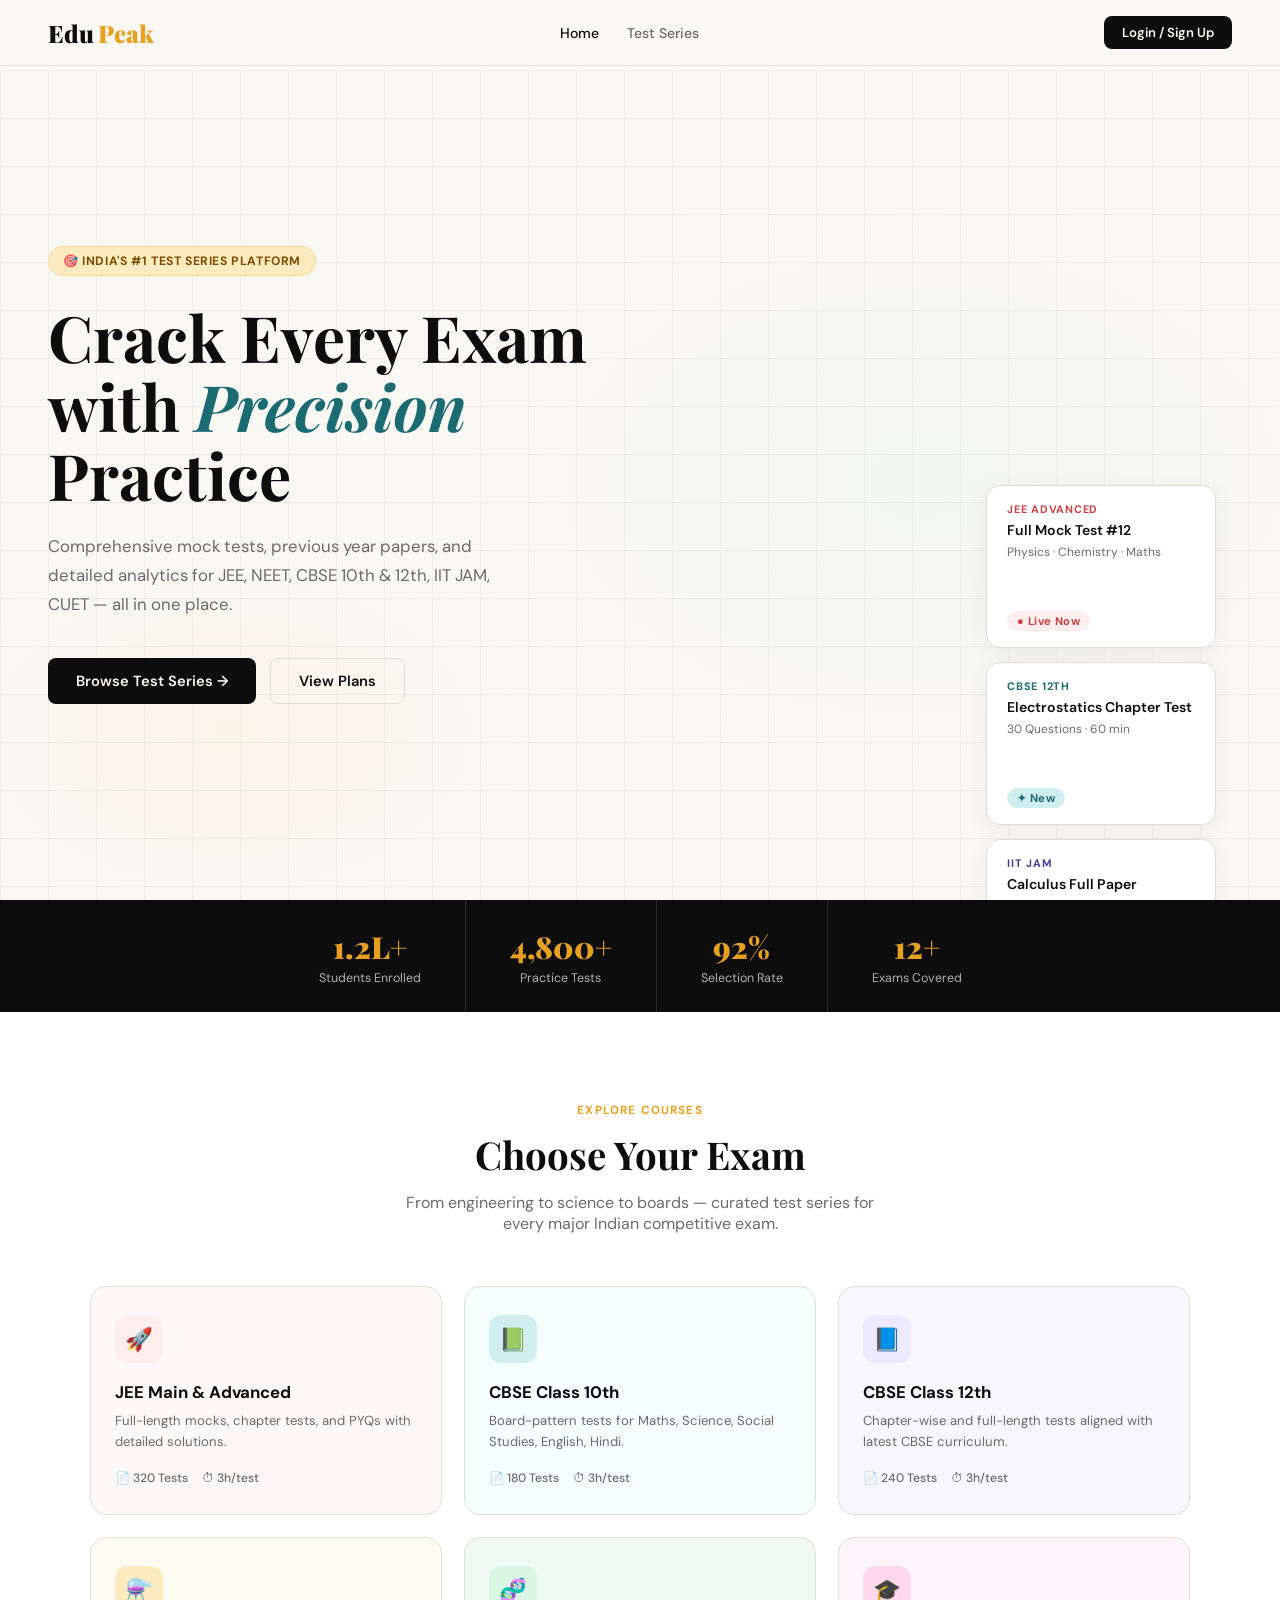
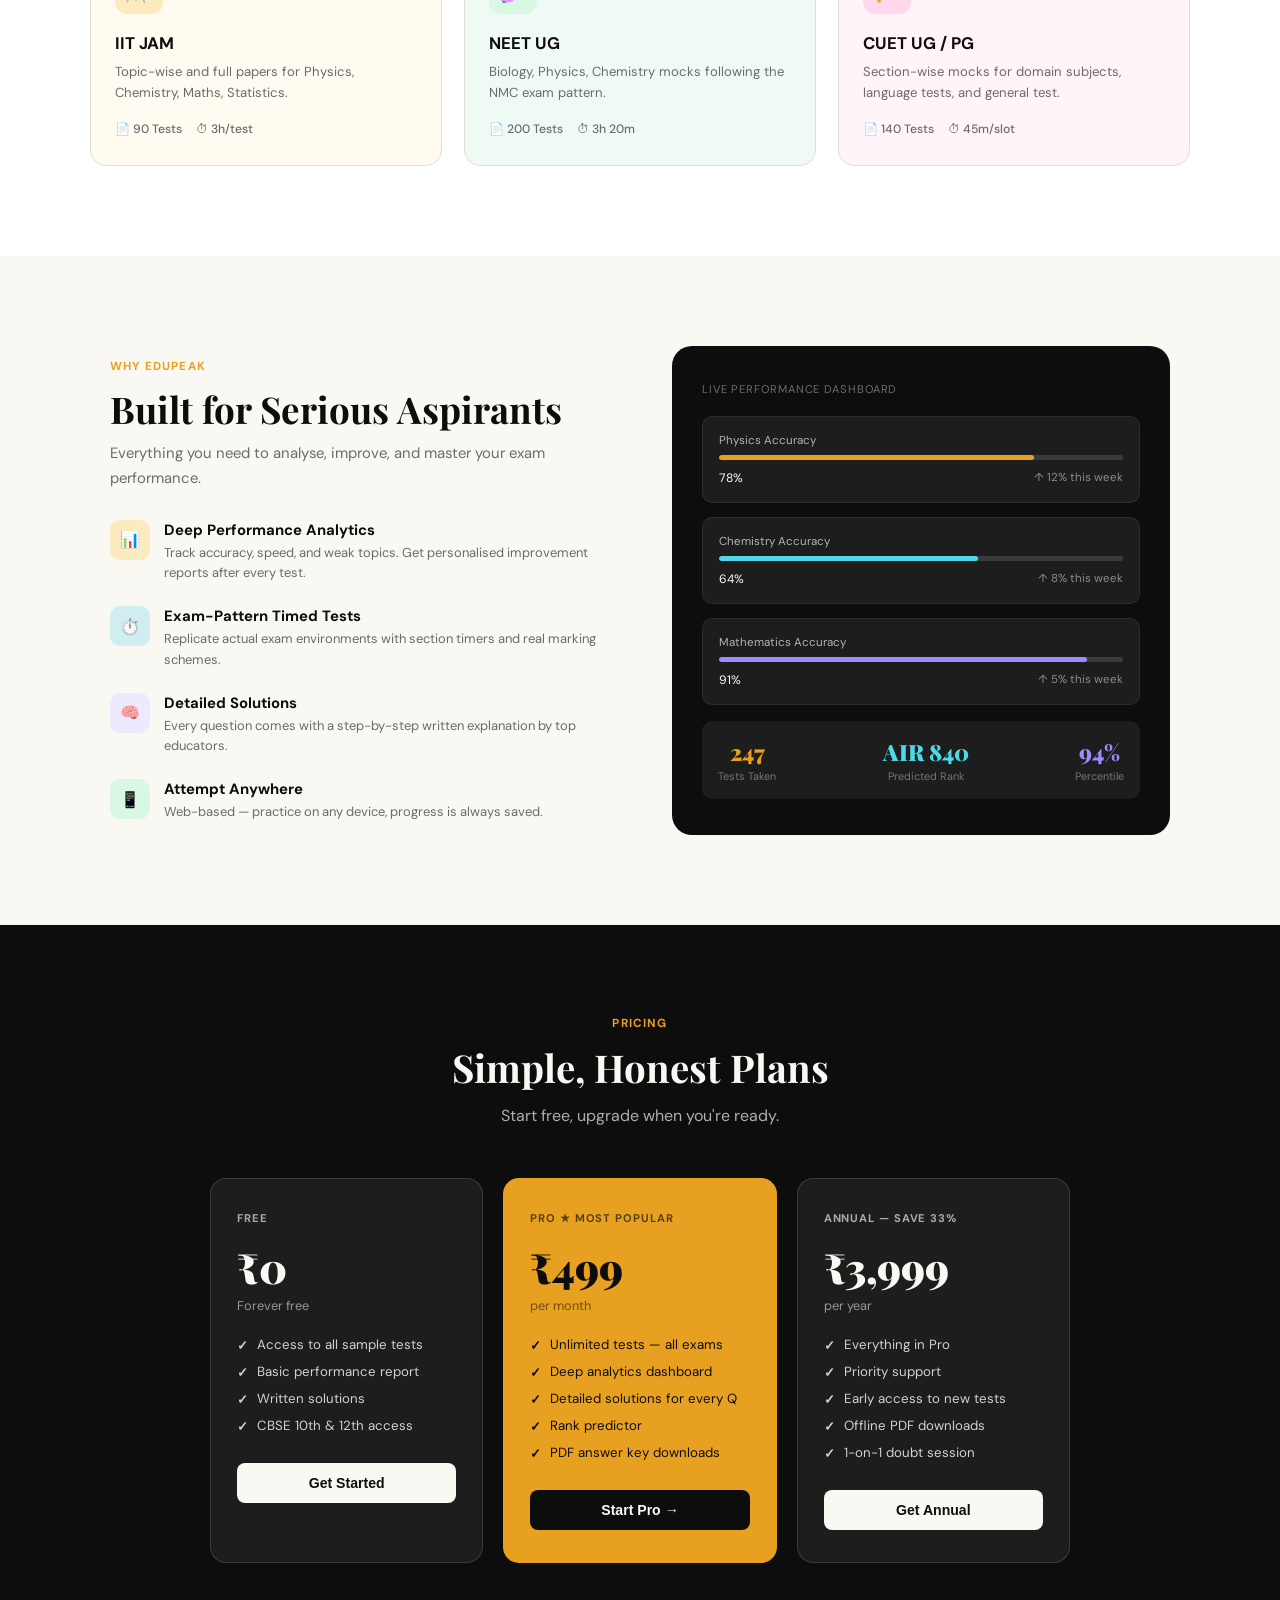
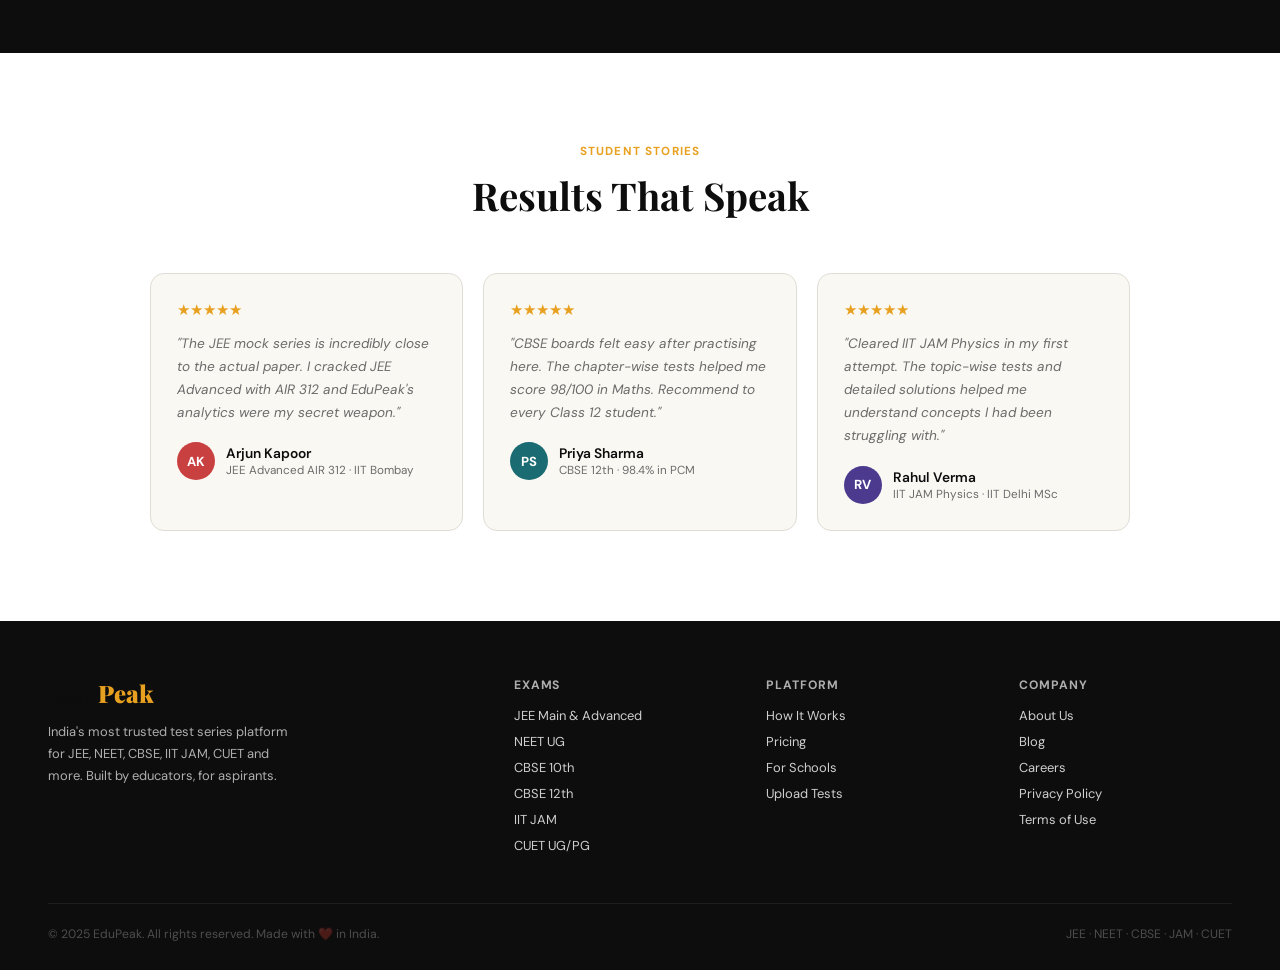
<file: index.html>
<!DOCTYPE html>
<html lang="en">
<head>
<meta charset="UTF-8"/>
<meta name="viewport" content="width=device-width, initial-scale=1.0"/>
<title>EduPeak — India's Premier Test Series Platform</title>
<link rel="stylesheet" href="css/base.css"/>
<style>
body { padding-top: 70px; }
/* HERO */
.hero {
  min-height: calc(100vh - 70px);
  display: flex; align-items: center;
  padding: 60px 48px 80px;
  position: relative; overflow: hidden;
}
.hero-bg {
  position: absolute; inset: 0; z-index: 0;
  background:
    radial-gradient(ellipse 55% 55% at 72% 50%, #d0edf022 0%, transparent 70%),
    radial-gradient(ellipse 40% 40% at 18% 80%, #fdebc030 0%, transparent 60%);
}
.hero-grid {
  position: absolute; inset: 0; z-index: 0; opacity: 0.035;
  background-image: linear-gradient(var(--ink) 1px, transparent 1px), linear-gradient(90deg, var(--ink) 1px, transparent 1px);
  background-size: 48px 48px;
}
.hero-content { position: relative; z-index: 1; max-width: 600px; }
.hero-badge {
  display: inline-flex; align-items: center; gap: 8px;
  background: var(--amber-light); border: 1px solid #e8a02040;
  color: #7a4d00; padding: 6px 14px; border-radius: 999px;
  font-size: 0.76rem; font-weight: 700; letter-spacing: 0.05em;
  text-transform: uppercase; margin-bottom: 26px;
  animation: fadeUp 0.5s ease both;
}
.hero h1 {
  font-size: clamp(2.6rem, 5vw, 4rem); line-height: 1.08;
  margin-bottom: 22px; animation: fadeUp 0.5s 0.1s ease both;
}
.hero h1 em { font-style: italic; color: var(--teal); }
.hero p {
  font-size: 1.05rem; color: var(--muted); line-height: 1.75;
  margin-bottom: 38px; max-width: 460px;
  animation: fadeUp 0.5s 0.2s ease both;
}
.hero-actions { display: flex; gap: 14px; flex-wrap: wrap; animation: fadeUp 0.5s 0.3s ease both; }

.hero-cards {
  position: absolute; right: 5%; top: 50%; transform: translateY(-50%);
  z-index: 1; display: flex; flex-direction: column; gap: 14px;
  animation: fadeLeft 0.7s 0.4s ease both;
}
.hcard {
  background: var(--white); border: 1px solid var(--border);
  border-radius: 14px; padding: 16px 20px;
  box-shadow: 0 6px 24px #0d0d0d0e; width: 230px;
  transition: transform 0.25s;
}
.hcard:hover { transform: translateX(-4px); }
.hcard-tag { font-size: 0.68rem; font-weight: 700; letter-spacing: 0.07em; text-transform: uppercase; margin-bottom: 5px; }
.hcard h4 { font-family: 'DM Sans',sans-serif; font-size: 0.88rem; font-weight: 600; margin-bottom: 3px; }
.hcard p { font-size: 0.75rem; color: var(--muted); }

/* STATS */
.stats-bar { background: var(--ink); display: flex; flex-wrap: wrap; justify-content: center; }
.stat-item { padding: 26px 44px; border-right: 1px solid #fff2; text-align: center; }
.stat-item:last-child { border-right: none; }
.stat-num { font-family: 'Playfair Display', serif; font-size: 1.9rem; font-weight: 900; color: var(--amber); }
.stat-label { font-size: 0.78rem; color: #ffffffaa; margin-top: 3px; }

/* EXAMS */
.exams-section { padding: 90px 48px; background: var(--white); }
.section-header { text-align: center; margin-bottom: 52px; }
.section-header h2 { font-size: clamp(1.7rem, 3vw, 2.5rem); margin-bottom: 12px; }
.section-header p { color: var(--muted); max-width: 480px; margin: 0 auto; }
.exams-grid {
  display: grid; grid-template-columns: repeat(auto-fit, minmax(270px, 1fr));
  gap: 22px; max-width: 1100px; margin: 0 auto;
}
.exam-card {
  border-radius: 16px; padding: 28px 24px;
  border: 1px solid var(--border); cursor: pointer;
  transition: transform 0.25s, box-shadow 0.25s;
  text-decoration: none; color: var(--ink);
  display: block;
}
.exam-card:hover { transform: translateY(-5px); box-shadow: 0 16px 40px #0d0d0d10; }
.exam-icon { width: 48px; height: 48px; border-radius: 12px; display: flex; align-items: center; justify-content: center; font-size: 1.4rem; margin-bottom: 18px; }
.exam-card h3 { font-family: 'DM Sans',sans-serif; font-size: 1.05rem; font-weight: 700; margin-bottom: 7px; }
.exam-card p { font-size: 0.82rem; color: var(--muted); line-height: 1.6; margin-bottom: 18px; }
.exam-meta { display: flex; gap: 14px; }
.exam-meta span { font-size: 0.76rem; color: var(--muted); font-weight: 500; }

.jee { background: #fff8f8; } .jee .exam-icon { background: #fee; }
.cbse10 { background: #f4fffe; } .cbse10 .exam-icon { background: var(--teal-light); }
.cbse12 { background: #f8f6ff; } .cbse12 .exam-icon { background: var(--purple-light); }
.jam { background: #fffbf0; } .jam .exam-icon { background: var(--amber-light); }
.neet { background: #f0faf4; } .neet .exam-icon { background: #d8f8e4; }
.cuet { background: #fff4f9; } .cuet .exam-icon { background: #ffd8ec; }

/* FEATURES */
.features-section { padding: 90px 48px; }
.features-grid { display: grid; grid-template-columns: 1fr 1fr; gap: 64px; align-items: center; max-width: 1060px; margin: 0 auto; }
.features-list { list-style: none; display: flex; flex-direction: column; gap: 22px; margin-top: 28px; }
.feature-item { display: flex; gap: 14px; }
.feature-icon { width: 40px; height: 40px; border-radius: 10px; display: flex; align-items: center; justify-content: center; font-size: 1rem; flex-shrink: 0; }
.feature-item h4 { font-size: 0.93rem; font-weight: 700; margin-bottom: 3px; }
.feature-item p { font-size: 0.81rem; color: var(--muted); line-height: 1.6; }
.features-visual { background: var(--ink); border-radius: 20px; padding: 36px 30px; color: var(--cream); }
.feat-vis-label { font-size: 0.7rem; letter-spacing: 0.08em; text-transform: uppercase; opacity: 0.4; margin-bottom: 20px; }
.mock-test { background: #fff1; border-radius: 10px; padding: 16px; margin-bottom: 14px; border: 1px solid #fff1; }
.mock-bar-label { font-size: 0.72rem; color: #ffffffaa; margin-bottom: 7px; }
.mock-bar { height: 5px; background: #fff2; border-radius: 999px; overflow: hidden; margin-bottom: 10px; }
.mock-bar-fill { height: 100%; border-radius: 999px; }
.mock-score { display: flex; justify-content: space-between; font-size: 0.76rem; }
.vis-stats { display: flex; justify-content: space-between; background: #fff1; border-radius: 10px; padding: 16px; margin-top: 16px; }
.vis-stat-num { font-family: 'Playfair Display',serif; font-size: 1.4rem; font-weight: 900; }
.vis-stat-label { font-size: 0.68rem; opacity: 0.4; margin-top: 2px; }

/* PRICING */
.pricing-section { padding: 90px 48px; background: var(--ink); color: var(--cream); }
.pricing-section .section-header h2 { color: var(--cream); }
.pricing-section .section-header p { color: #ffffffaa; }
.pricing-grid { display: grid; grid-template-columns: repeat(auto-fit, minmax(240px,1fr)); gap: 20px; max-width: 860px; margin: 0 auto; }
.price-card { border-radius: 16px; padding: 32px 26px; border: 1px solid #fff2; background: #fff1; transition: transform 0.25s; }
.price-card:hover { transform: translateY(-4px); }
.price-card.featured { background: var(--amber); border-color: transparent; color: var(--ink); }
.price-label { font-size: 0.7rem; font-weight: 700; letter-spacing: 0.08em; text-transform: uppercase; opacity: 0.65; margin-bottom: 14px; }
.price-amount { font-family: 'Playfair Display',serif; font-size: 2.6rem; font-weight: 900; }
.price-period { font-size: 0.8rem; opacity: 0.55; margin: 3px 0 22px; }
.price-features { list-style: none; display: flex; flex-direction: column; gap: 9px; margin-bottom: 28px; }
.price-features li { font-size: 0.83rem; display: flex; gap: 9px; align-items: flex-start; color: #ffffffcc; }
.price-card.featured .price-features li { color: var(--ink); }
.price-features li::before { content: '✓'; font-weight: 700; flex-shrink: 0; margin-top: 1px; }
.btn-plan { width: 100%; padding: 12px; border-radius: 8px; font-weight: 600; font-size: 0.88rem; border: none; cursor: pointer; transition: opacity 0.2s, transform 0.15s; }
.btn-plan:hover { opacity: 0.85; transform: translateY(-2px); }
.price-card:not(.featured) .btn-plan { background: var(--cream); color: var(--ink); }
.price-card.featured .btn-plan { background: var(--ink); color: var(--cream); }

/* TESTIMONIALS */
.test-section { padding: 90px 48px; background: var(--white); }
.test-grid { display: grid; grid-template-columns: repeat(auto-fit, minmax(270px,1fr)); gap: 20px; max-width: 980px; margin: 0 auto; }
.test-card { border: 1px solid var(--border); border-radius: 14px; padding: 26px; background: var(--cream); transition: transform 0.25s; }
.test-card:hover { transform: translateY(-4px); }
.test-stars { color: var(--amber); font-size: 0.95rem; margin-bottom: 12px; }
.test-card blockquote { font-size: 0.85rem; line-height: 1.7; color: var(--muted); margin-bottom: 18px; font-style: italic; }
.test-author { display: flex; align-items: center; gap: 11px; }
.test-avatar { width: 38px; height: 38px; border-radius: 50%; display: flex; align-items: center; justify-content: center; font-weight: 700; font-size: 0.82rem; color: var(--white); }
.test-name { font-size: 0.86rem; font-weight: 600; }
.test-meta { font-size: 0.73rem; color: var(--muted); }

/* FOOTER */
footer { background: var(--ink); color: var(--cream); padding: 56px 48px 28px; }
.footer-grid { display: grid; grid-template-columns: 2fr 1fr 1fr 1fr; gap: 40px; margin-bottom: 40px; }
.footer-brand p { font-size: 0.81rem; color: #ffffffaa; line-height: 1.7; max-width: 240px; margin-top: 12px; }
.footer-col h5 { font-size: 0.76rem; font-weight: 700; letter-spacing: 0.08em; text-transform: uppercase; color: #ffffffaa; margin-bottom: 14px; }
.footer-col a { display: block; font-size: 0.81rem; color: #ffffffcc; text-decoration: none; margin-bottom: 9px; transition: color 0.2s; }
.footer-col a:hover { color: var(--amber); }
.footer-bottom { border-top: 1px solid #fff1; padding-top: 22px; display: flex; justify-content: space-between; }
.footer-bottom p { font-size: 0.76rem; color: #ffffff44; }

/* AUTH MODAL */
.auth-tabs { display: flex; gap: 0; margin-bottom: 28px; border-bottom: 2px solid var(--border); }
.auth-tab { flex: 1; padding: 12px; background: none; border: none; font-family:'DM Sans',sans-serif; font-size: 0.9rem; font-weight: 600; color: var(--muted); cursor: pointer; border-bottom: 2px solid transparent; margin-bottom: -2px; transition: color 0.2s, border-color 0.2s; }
.auth-tab.active { color: var(--ink); border-bottom-color: var(--ink); }
.auth-panel { display: none; }
.auth-panel.active { display: block; }
.auth-divider { text-align: center; color: var(--muted); font-size: 0.78rem; margin: 12px 0; }

@keyframes fadeUp { from{opacity:0;transform:translateY(20px);}to{opacity:1;transform:translateY(0);} }
@keyframes fadeLeft { from{opacity:0;transform:translateX(32px);}to{opacity:1;transform:translateX(0);} }
@media(max-width:900px){
  .hero{padding:40px 24px 60px;}
  .hero-cards{display:none;}
  .exams-section,.features-section,.pricing-section,.test-section{padding:60px 24px;}
  .features-grid{grid-template-columns:1fr;gap:36px;}
  .footer-grid{grid-template-columns:1fr 1fr;gap:28px;}
  .stat-item{padding:18px 24px;}
}
</style>
</head>
<body data-root="./">

<div id="nav-root"></div>

<!-- HERO -->
<section class="hero">
  <div class="hero-bg"></div>
  <div class="hero-grid"></div>
  <div class="hero-content">
    <div class="hero-badge">🎯 India's #1 Test Series Platform</div>
    <h1>Crack Every Exam with <em>Precision</em> Practice</h1>
    <p>Comprehensive mock tests, previous year papers, and detailed analytics for JEE, NEET, CBSE 10th & 12th, IIT JAM, CUET — all in one place.</p>
    <div class="hero-actions">
      <a href="pages/tests.html" class="btn btn-primary">Browse Test Series →</a>
      <a href="#pricing" class="btn btn-outline">View Plans</a>
    </div>
  </div>
  <div class="hero-cards">
    <div class="hcard">
      <div class="hcard-tag" style="color:var(--red)">JEE Advanced</div>
      <h4>Full Mock Test #12</h4>
      <p>Physics · Chemistry · Maths</p>
      <span class="badge badge-red" style="margin-top:10px">● Live Now</span>
    </div>
    <div class="hcard">
      <div class="hcard-tag" style="color:var(--teal)">CBSE 12th</div>
      <h4>Electrostatics Chapter Test</h4>
      <p>30 Questions · 60 min</p>
      <span class="badge badge-teal" style="margin-top:10px">✦ New</span>
    </div>
    <div class="hcard">
      <div class="hcard-tag" style="color:var(--purple)">IIT JAM</div>
      <h4>Calculus Full Paper</h4>
      <p>60 Questions · 3 hrs</p>
      <span class="badge badge-amber" style="margin-top:10px">🔥 Popular</span>
    </div>
  </div>
</section>

<!-- STATS -->
<div class="stats-bar">
  <div class="stat-item"><div class="stat-num">1.2L+</div><div class="stat-label">Students Enrolled</div></div>
  <div class="stat-item"><div class="stat-num">4,800+</div><div class="stat-label">Practice Tests</div></div>
  <div class="stat-item"><div class="stat-num">92%</div><div class="stat-label">Selection Rate</div></div>
  <div class="stat-item"><div class="stat-num">12+</div><div class="stat-label">Exams Covered</div></div>
</div>

<!-- EXAMS -->
<section class="exams-section">
  <div class="section-header">
    <div class="section-tag">Explore Courses</div>
    <h2>Choose Your Exam</h2>
    <p>From engineering to science to boards — curated test series for every major Indian competitive exam.</p>
  </div>
  <div class="exams-grid">
    <a href="pages/tests.html?exam=JEE" class="exam-card jee">
      <div class="exam-icon">🚀</div>
      <h3>JEE Main & Advanced</h3>
      <p>Full-length mocks, chapter tests, and PYQs with detailed solutions.</p>
      <div class="exam-meta"><span>📄 320 Tests</span><span>⏱ 3h/test</span></div>
    </a>
    <a href="pages/tests.html?exam=CBSE 10th" class="exam-card cbse10">
      <div class="exam-icon">📗</div>
      <h3>CBSE Class 10th</h3>
      <p>Board-pattern tests for Maths, Science, Social Studies, English, Hindi.</p>
      <div class="exam-meta"><span>📄 180 Tests</span><span>⏱ 3h/test</span></div>
    </a>
    <a href="pages/tests.html?exam=CBSE 12th" class="exam-card cbse12">
      <div class="exam-icon">📘</div>
      <h3>CBSE Class 12th</h3>
      <p>Chapter-wise and full-length tests aligned with latest CBSE curriculum.</p>
      <div class="exam-meta"><span>📄 240 Tests</span><span>⏱ 3h/test</span></div>
    </a>
    <a href="pages/tests.html?exam=IIT JAM" class="exam-card jam">
      <div class="exam-icon">⚗️</div>
      <h3>IIT JAM</h3>
      <p>Topic-wise and full papers for Physics, Chemistry, Maths, Statistics.</p>
      <div class="exam-meta"><span>📄 90 Tests</span><span>⏱ 3h/test</span></div>
    </a>
    <a href="pages/tests.html?exam=NEET" class="exam-card neet">
      <div class="exam-icon">🧬</div>
      <h3>NEET UG</h3>
      <p>Biology, Physics, Chemistry mocks following the NMC exam pattern.</p>
      <div class="exam-meta"><span>📄 200 Tests</span><span>⏱ 3h 20m</span></div>
    </a>
    <a href="pages/tests.html?exam=CUET" class="exam-card cuet">
      <div class="exam-icon">🎓</div>
      <h3>CUET UG / PG</h3>
      <p>Section-wise mocks for domain subjects, language tests, and general test.</p>
      <div class="exam-meta"><span>📄 140 Tests</span><span>⏱ 45m/slot</span></div>
    </a>
  </div>
</section>

<!-- FEATURES -->
<section class="features-section">
  <div class="features-grid">
    <div>
      <div class="section-tag">Why EduPeak</div>
      <h2 style="font-size:clamp(1.7rem,3vw,2.3rem);margin-bottom:8px">Built for Serious Aspirants</h2>
      <p style="color:var(--muted);font-size:0.93rem;line-height:1.7">Everything you need to analyse, improve, and master your exam performance.</p>
      <ul class="features-list">
        <li class="feature-item">
          <div class="feature-icon" style="background:var(--amber-light)">📊</div>
          <div><h4>Deep Performance Analytics</h4><p>Track accuracy, speed, and weak topics. Get personalised improvement reports after every test.</p></div>
        </li>
        <li class="feature-item">
          <div class="feature-icon" style="background:var(--teal-light)">⏱️</div>
          <div><h4>Exam-Pattern Timed Tests</h4><p>Replicate actual exam environments with section timers and real marking schemes.</p></div>
        </li>
        <li class="feature-item">
          <div class="feature-icon" style="background:var(--purple-light)">🧠</div>
          <div><h4>Detailed Solutions</h4><p>Every question comes with a step-by-step written explanation by top educators.</p></div>
        </li>
        <li class="feature-item">
          <div class="feature-icon" style="background:#d8f8e4">📱</div>
          <div><h4>Attempt Anywhere</h4><p>Web-based — practice on any device, progress is always saved.</p></div>
        </li>
      </ul>
    </div>
    <div class="features-visual">
      <p class="feat-vis-label">Live Performance Dashboard</p>
      <div class="mock-test">
        <div class="mock-bar-label">Physics Accuracy</div>
        <div class="mock-bar"><div class="mock-bar-fill" style="width:78%;background:var(--amber)"></div></div>
        <div class="mock-score"><span>78%</span><span style="opacity:0.5;font-size:0.72rem">↑ 12% this week</span></div>
      </div>
      <div class="mock-test">
        <div class="mock-bar-label">Chemistry Accuracy</div>
        <div class="mock-bar"><div class="mock-bar-fill" style="width:64%;background:#4dd9e8"></div></div>
        <div class="mock-score"><span>64%</span><span style="opacity:0.5;font-size:0.72rem">↑ 8% this week</span></div>
      </div>
      <div class="mock-test">
        <div class="mock-bar-label">Mathematics Accuracy</div>
        <div class="mock-bar"><div class="mock-bar-fill" style="width:91%;background:#9d8cff"></div></div>
        <div class="mock-score"><span>91%</span><span style="opacity:0.5;font-size:0.72rem">↑ 5% this week</span></div>
      </div>
      <div class="vis-stats">
        <div style="text-align:center"><div class="vis-stat-num" style="color:var(--amber)">247</div><div class="vis-stat-label">Tests Taken</div></div>
        <div style="text-align:center"><div class="vis-stat-num" style="color:#4dd9e8">AIR 840</div><div class="vis-stat-label">Predicted Rank</div></div>
        <div style="text-align:center"><div class="vis-stat-num" style="color:#9d8cff">94%</div><div class="vis-stat-label">Percentile</div></div>
      </div>
    </div>
  </div>
</section>

<!-- PRICING -->
<section id="pricing" class="pricing-section">
  <div class="section-header"><div class="section-tag">Pricing</div><h2>Simple, Honest Plans</h2><p>Start free, upgrade when you're ready.</p></div>
  <div class="pricing-grid">
    <div class="price-card">
      <div class="price-label">Free</div>
      <div class="price-amount">₹0</div><div class="price-period">Forever free</div>
      <ul class="price-features">
        <li>Access to all sample tests</li><li>Basic performance report</li><li>Written solutions</li><li>CBSE 10th & 12th access</li>
      </ul>
      <button class="btn-plan" onclick="openAuth()">Get Started</button>
    </div>
    <div class="price-card featured">
      <div class="price-label">Pro ★ Most Popular</div>
      <div class="price-amount">₹499</div><div class="price-period">per month</div>
      <ul class="price-features">
        <li>Unlimited tests — all exams</li><li>Deep analytics dashboard</li><li>Detailed solutions for every Q</li><li>Rank predictor</li><li>PDF answer key downloads</li>
      </ul>
      <button class="btn-plan" onclick="openAuth()">Start Pro →</button>
    </div>
    <div class="price-card">
      <div class="price-label">Annual — Save 33%</div>
      <div class="price-amount">₹3,999</div><div class="price-period">per year</div>
      <ul class="price-features">
        <li>Everything in Pro</li><li>Priority support</li><li>Early access to new tests</li><li>Offline PDF downloads</li><li>1-on-1 doubt session</li>
      </ul>
      <button class="btn-plan" onclick="openAuth()">Get Annual</button>
    </div>
  </div>
</section>

<!-- TESTIMONIALS -->
<section class="test-section">
  <div class="section-header"><div class="section-tag">Student Stories</div><h2>Results That Speak</h2></div>
  <div class="test-grid">
    <div class="test-card">
      <div class="test-stars">★★★★★</div>
      <blockquote>"The JEE mock series is incredibly close to the actual paper. I cracked JEE Advanced with AIR 312 and EduPeak's analytics were my secret weapon."</blockquote>
      <div class="test-author"><div class="test-avatar" style="background:var(--red)">AK</div><div><div class="test-name">Arjun Kapoor</div><div class="test-meta">JEE Advanced AIR 312 · IIT Bombay</div></div></div>
    </div>
    <div class="test-card">
      <div class="test-stars">★★★★★</div>
      <blockquote>"CBSE boards felt easy after practising here. The chapter-wise tests helped me score 98/100 in Maths. Recommend to every Class 12 student."</blockquote>
      <div class="test-author"><div class="test-avatar" style="background:var(--teal)">PS</div><div><div class="test-name">Priya Sharma</div><div class="test-meta">CBSE 12th · 98.4% in PCM</div></div></div>
    </div>
    <div class="test-card">
      <div class="test-stars">★★★★★</div>
      <blockquote>"Cleared IIT JAM Physics in my first attempt. The topic-wise tests and detailed solutions helped me understand concepts I had been struggling with."</blockquote>
      <div class="test-author"><div class="test-avatar" style="background:var(--purple)">RV</div><div><div class="test-name">Rahul Verma</div><div class="test-meta">IIT JAM Physics · IIT Delhi MSc</div></div></div>
    </div>
  </div>
</section>

<!-- FOOTER -->
<footer>
  <div class="footer-grid">
    <div class="footer-brand">
      <a href="index.html" class="logo">Edu<span>Peak</span></a>
      <p>India's most trusted test series platform for JEE, NEET, CBSE, IIT JAM, CUET and more. Built by educators, for aspirants.</p>
    </div>
    <div class="footer-col"><h5>Exams</h5><a href="pages/tests.html?exam=JEE">JEE Main & Advanced</a><a href="pages/tests.html?exam=NEET">NEET UG</a><a href="pages/tests.html?exam=CBSE 10th">CBSE 10th</a><a href="pages/tests.html?exam=CBSE 12th">CBSE 12th</a><a href="pages/tests.html?exam=IIT JAM">IIT JAM</a><a href="pages/tests.html?exam=CUET">CUET UG/PG</a></div>
    <div class="footer-col"><h5>Platform</h5><a href="#">How It Works</a><a href="#pricing">Pricing</a><a href="#">For Schools</a><a href="pages/upload.html">Upload Tests</a></div>
    <div class="footer-col"><h5>Company</h5><a href="#">About Us</a><a href="#">Blog</a><a href="#">Careers</a><a href="#">Privacy Policy</a><a href="#">Terms of Use</a></div>
  </div>
  <div class="footer-bottom"><p>© 2025 EduPeak. All rights reserved. Made with ❤️ in India.</p><p>JEE · NEET · CBSE · JAM · CUET</p></div>
</footer>

<!-- AUTH MODAL -->
<div class="modal-overlay" id="auth-modal" style="display:none">
  <div class="modal" style="max-width:420px">
    <button class="modal-close" onclick="closeAuth()">✕</button>
    <h2 style="font-size:1.6rem;margin-bottom:6px">Welcome to EduPeak</h2>
    <p style="color:var(--muted);font-size:0.85rem;margin-bottom:24px">Your journey to success starts here.</p>
    <div class="auth-tabs">
      <button class="auth-tab active" onclick="switchAuth('login')">Login</button>
      <button class="auth-tab" onclick="switchAuth('signup')">Sign Up</button>
    </div>
    <!-- LOGIN -->
    <div class="auth-panel active" id="login-panel">
      <div class="form-group"><label>Email Address</label><input type="email" id="login-email" placeholder="you@example.com"/></div>
      <div class="form-group"><label>Password</label><input type="password" id="login-pass" placeholder="Your password"/></div>
      <button class="btn btn-primary" style="width:100%;margin-top:8px" onclick="doLogin()">Login →</button>
      <div class="auth-divider">or try demo accounts</div>
      <div style="display:flex;gap:10px">
        <button class="btn btn-outline btn-sm" style="flex:1" onclick="demoLogin('student')">Student Demo</button>
        <button class="btn btn-outline btn-sm" style="flex:1" onclick="demoLogin('admin')">Admin Demo</button>
      </div>
    </div>
    <!-- SIGNUP -->
    <div class="auth-panel" id="signup-panel">
      <div class="form-group"><label>Full Name</label><input type="text" id="signup-name" placeholder="Your full name"/></div>
      <div class="form-group"><label>Email Address</label><input type="email" id="signup-email" placeholder="you@example.com"/></div>
      <div class="form-group"><label>Password</label><input type="password" id="signup-pass" placeholder="Create a password"/></div>
      <div class="form-group">
        <label>I am preparing for</label>
        <select id="signup-exam">
          <option>JEE</option><option>NEET</option><option>CBSE 10th</option><option>CBSE 12th</option><option>IIT JAM</option><option>CUET</option><option>Multiple</option>
        </select>
      </div>
      <button class="btn btn-primary" style="width:100%;margin-top:8px" onclick="doSignup()">Create Account →</button>
    </div>
  </div>
</div>

<script src="js/app.js"></script>
<script>
  // Seed admin user
  if (!Store.findUser('admin@edupeak.in')) {
    Store.addUser({ name: 'Admin', email: 'admin@edupeak.in', password: 'admin123', role: 'admin', exam: 'All' });
  }

  document.getElementById('nav-root').innerHTML = renderNav('home');

  function openAuth() { document.getElementById('auth-modal').style.display='flex'; }
  function closeAuth() { document.getElementById('auth-modal').style.display='none'; }
  function switchAuth(tab) {
    document.querySelectorAll('.auth-tab').forEach((t,i) => t.classList.toggle('active', (tab==='login'&&i===0)||(tab==='signup'&&i===1)));
    document.getElementById('login-panel').classList.toggle('active', tab==='login');
    document.getElementById('signup-panel').classList.toggle('active', tab==='signup');
  }
  function doLogin() {
    const email = document.getElementById('login-email').value.trim();
    const pass = document.getElementById('login-pass').value;
    const user = Store.findUser(email);
    if (!user || user.password !== pass) { showToast('Invalid email or password','error'); return; }
    Auth.setUser(user);
    closeAuth();
    showToast(`Welcome back, ${user.name}!`, 'success');
    setTimeout(() => location.reload(), 800);
  }
  function doSignup() {
    const name = document.getElementById('signup-name').value.trim();
    const email = document.getElementById('signup-email').value.trim();
    const pass = document.getElementById('signup-pass').value;
    const exam = document.getElementById('signup-exam').value;
    if (!name||!email||!pass) { showToast('Please fill all fields','error'); return; }
    if (Store.findUser(email)) { showToast('Email already registered','error'); return; }
    const user = { name, email, password: pass, role: 'student', exam, joinedAt: new Date().toISOString() };
    Store.addUser(user);
    Auth.setUser(user);
    closeAuth();
    showToast(`Welcome to EduPeak, ${name}!`, 'success');
    setTimeout(() => location.reload(), 800);
  }
  function demoLogin(role) {
    const users = { student: { name: 'Demo Student', email: 'student@demo.in', password: 'demo', role: 'student', exam: 'JEE' }, admin: { name: 'Admin', email: 'admin@edupeak.in', password: 'admin123', role: 'admin', exam: 'All' } };
    Auth.setUser(users[role]);
    closeAuth();
    showToast(`Logged in as ${role}!`, 'success');
    setTimeout(() => location.reload(), 800);
  }
  // Close modal on overlay click
  document.getElementById('auth-modal').addEventListener('click', function(e) { if(e.target===this) closeAuth(); });
</script>
</body>
</html>
</file>
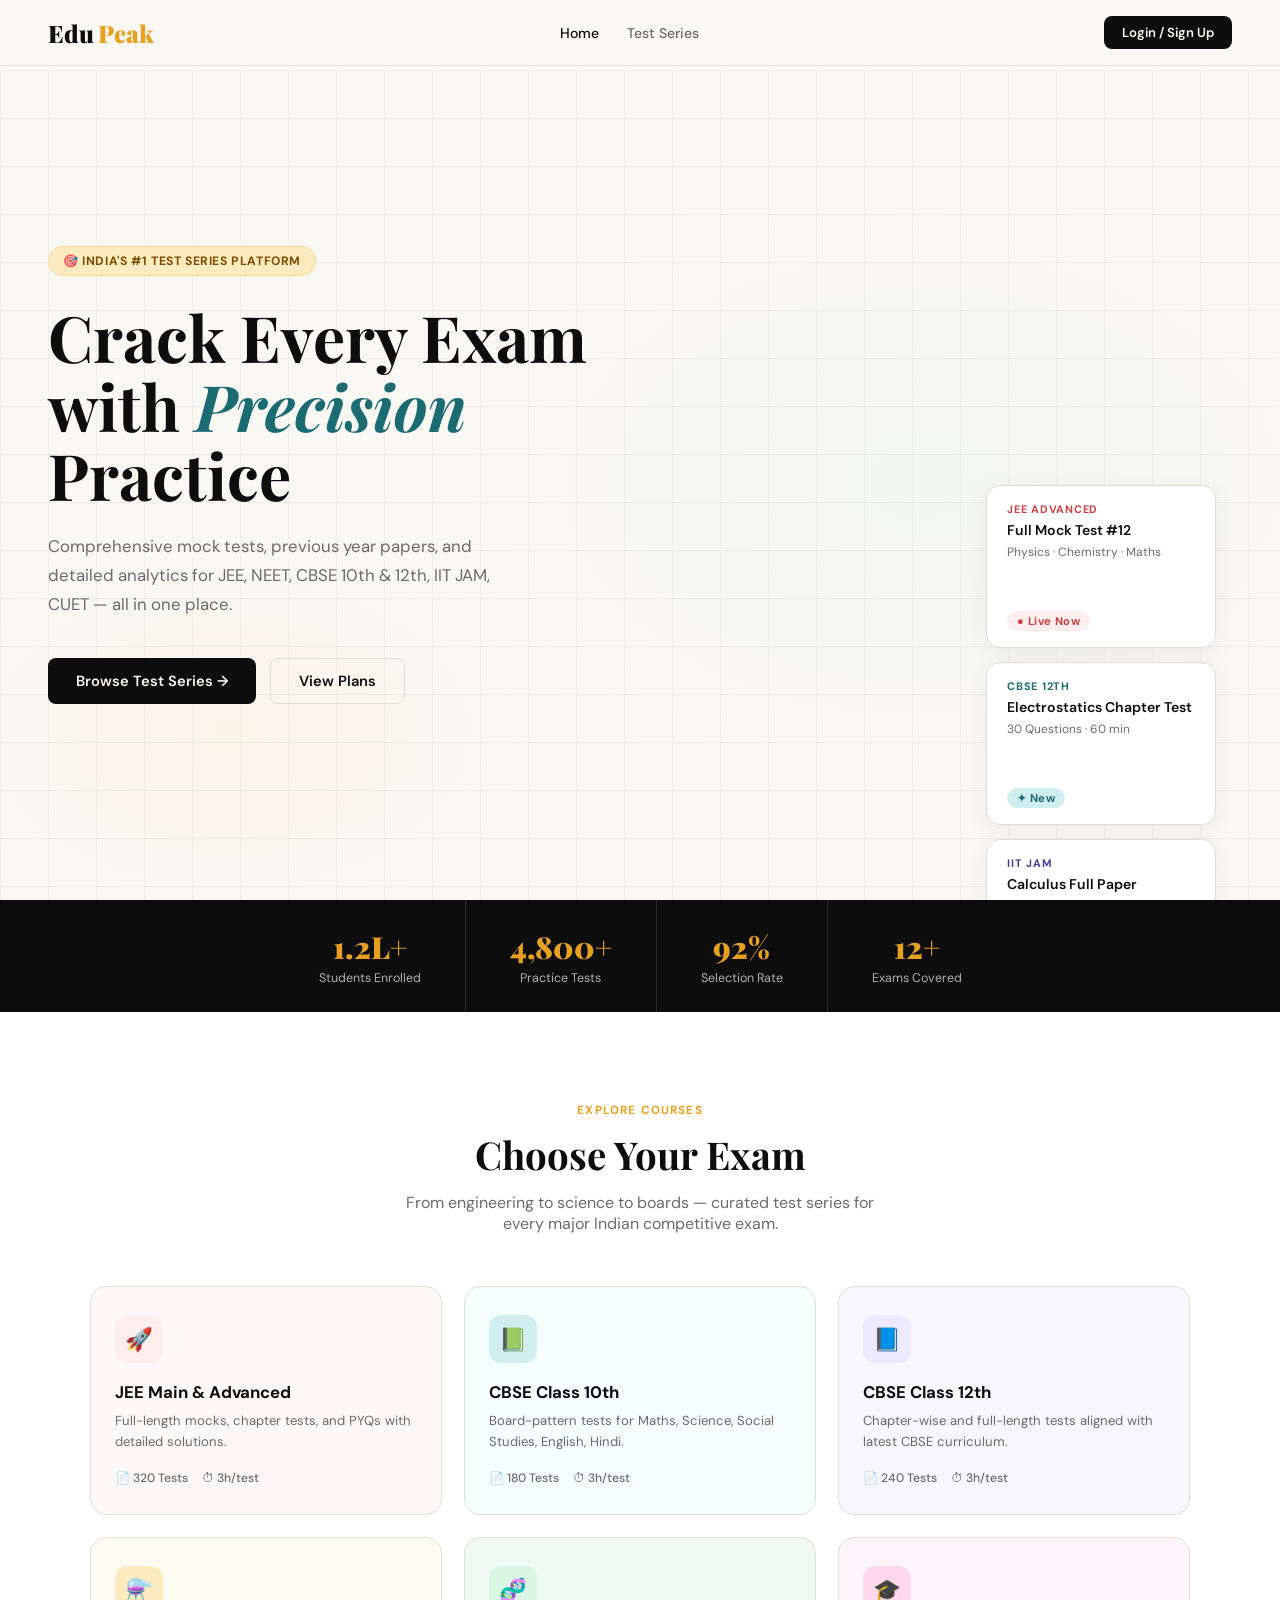
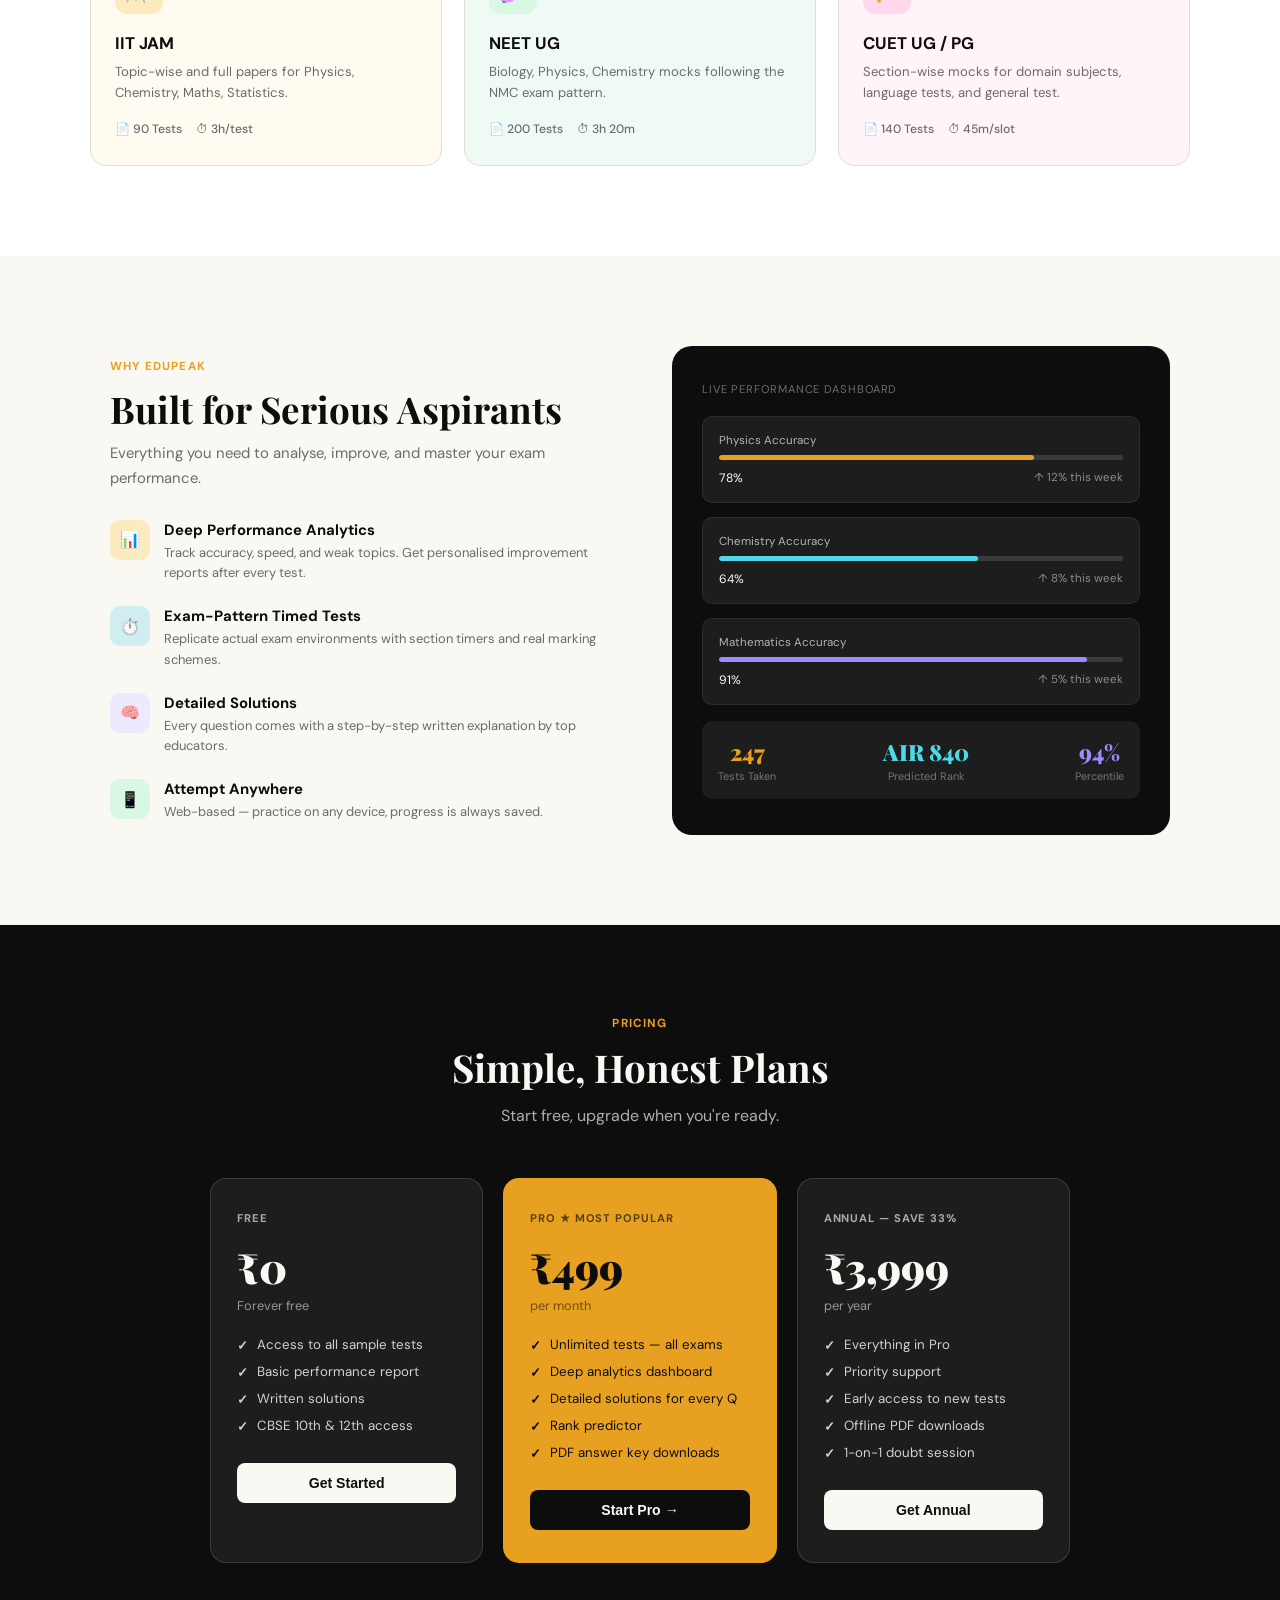
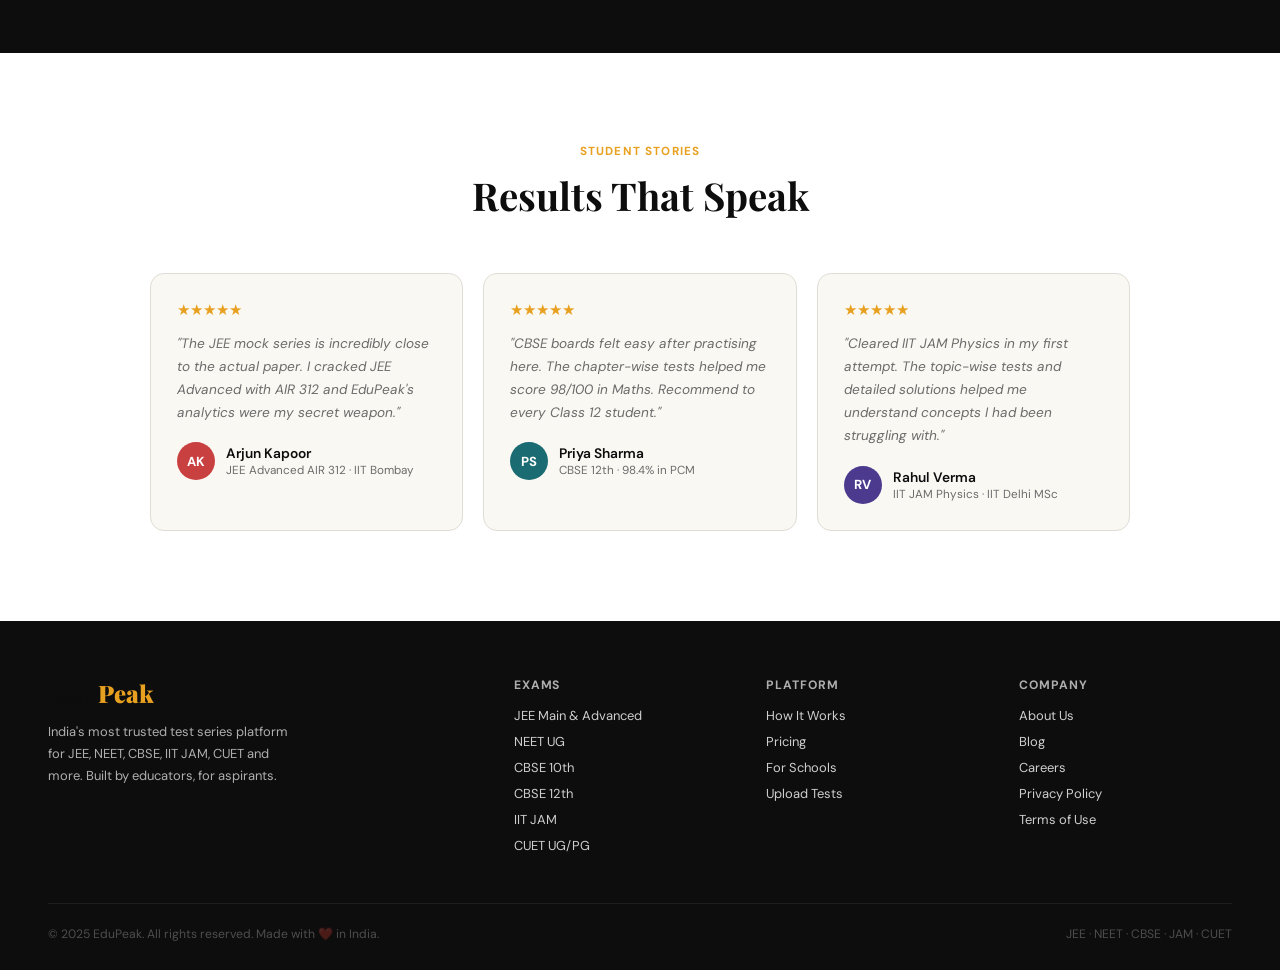
<file: pages/admin.html>
<!DOCTYPE html>
<html lang="en">
<head>
<meta charset="UTF-8"/>
<meta name="viewport" content="width=device-width, initial-scale=1.0"/>
<title>Admin Dashboard — EduPeak</title>
<link rel="stylesheet" href="../css/base.css"/>
<style>
body { padding-top: 70px; background: var(--cream); }
.admin-layout { display: grid; grid-template-columns: 240px 1fr; min-height: calc(100vh - 70px); }

/* SIDEBAR */
.admin-sidebar { background: var(--ink); color: var(--cream); padding: 28px 0; position: sticky; top: 70px; height: calc(100vh - 70px); overflow-y: auto; }
.admin-sidebar h4 { font-size: 0.68rem; font-weight: 700; letter-spacing: 0.1em; text-transform: uppercase; color: #ffffff55; padding: 0 24px; margin: 20px 0 10px; }
.admin-sidebar h4:first-child { margin-top: 0; }
.side-nav-item {
  display: flex; align-items: center; gap: 12px;
  padding: 11px 24px; cursor: pointer; font-size: 0.87rem; font-weight: 500;
  color: #ffffffcc; transition: background 0.15s, color 0.15s;
  border: none; background: none; width: 100%; text-align: left; font-family:'DM Sans',sans-serif;
}
.side-nav-item:hover { background: #ffffff10; color: white; }
.side-nav-item.active { background: #ffffff15; color: var(--amber); }
.side-nav-icon { font-size: 1rem; width: 20px; text-align: center; }

/* MAIN */
.admin-main { padding: 32px 40px; overflow-y: auto; }
.admin-header { display: flex; justify-content: space-between; align-items: center; margin-bottom: 32px; }
.admin-header h1 { font-size: 1.7rem; margin-bottom: 4px; }
.admin-header p { color: var(--muted); font-size: 0.85rem; }

/* KPI GRID */
.kpi-grid { display: grid; grid-template-columns: repeat(auto-fit, minmax(180px,1fr)); gap: 16px; margin-bottom: 32px; }
.kpi-card { background: var(--white); border: 1px solid var(--border); border-radius: 14px; padding: 22px 20px; display: flex; align-items: center; gap: 16px; }
.kpi-icon { width: 48px; height: 48px; border-radius: 12px; display: flex; align-items: center; justify-content: center; font-size: 1.3rem; flex-shrink: 0; }
.kpi-num { font-family:'Playfair Display',serif; font-size: 1.7rem; font-weight: 900; line-height: 1; }
.kpi-label { font-size: 0.74rem; color: var(--muted); margin-top: 3px; }

/* PANEL */
.admin-panel { display: none; }
.admin-panel.active { display: block; }

/* TABLE */
.data-table-wrap { background: var(--white); border: 1px solid var(--border); border-radius: 16px; overflow: hidden; margin-bottom: 24px; }
.data-table-head { padding: 18px 24px; border-bottom: 1px solid var(--border); display: flex; justify-content: space-between; align-items: center; }
.data-table-head h3 { font-family:'DM Sans',sans-serif; font-size: 0.97rem; font-weight: 700; }
table { width: 100%; border-collapse: collapse; }
th { background: var(--cream); padding: 11px 18px; text-align: left; font-size: 0.73rem; font-weight: 700; color: var(--muted); text-transform: uppercase; letter-spacing: 0.05em; border-bottom: 1px solid var(--border); }
td { padding: 13px 18px; font-size: 0.83rem; border-bottom: 1px solid var(--border); vertical-align: middle; }
tr:last-child td { border-bottom: none; }
tr:hover td { background: var(--cream); }

.action-btns { display: flex; gap: 8px; }
.btn-del { background: #fee; color: var(--red); border: none; padding: 6px 14px; border-radius: 6px; cursor: pointer; font-size: 0.78rem; font-weight: 600; transition: background 0.2s; }
.btn-del:hover { background: var(--red); color: white; }
.btn-edit { background: var(--teal-light); color: var(--teal); border: none; padding: 6px 14px; border-radius: 6px; cursor: pointer; font-size: 0.78rem; font-weight: 600; }

/* ACTIVITY */
.activity-list { background: var(--white); border: 1px solid var(--border); border-radius: 16px; padding: 24px; }
.activity-item { display: flex; gap: 14px; align-items: flex-start; padding: 12px 0; border-bottom: 1px solid var(--border); }
.activity-item:last-child { border-bottom: none; }
.act-icon { width: 36px; height: 36px; border-radius: 50%; display: flex; align-items: center; justify-content: center; font-size: 0.9rem; flex-shrink: 0; }
.act-text { font-size: 0.83rem; line-height: 1.5; }
.act-text strong { font-weight: 600; }
.act-time { font-size: 0.72rem; color: var(--muted); margin-top: 3px; }

@media(max-width:900px){
  .admin-layout { grid-template-columns: 1fr; }
  .admin-sidebar { display: none; }
  .admin-main { padding: 20px; }
}
</style>
</head>
<body data-root="../">
<div id="nav-root"></div>

<div class="admin-layout">
  <!-- SIDEBAR -->
  <div class="admin-sidebar">
    <h4>Overview</h4>
    <button class="side-nav-item active" onclick="showPanel('overview')"><span class="side-nav-icon">📊</span> Dashboard</button>
    <h4>Content</h4>
    <button class="side-nav-item" onclick="showPanel('tests')"><span class="side-nav-icon">📝</span> Manage Tests</button>
    <button class="side-nav-item" onclick="location.href='upload.html'"><span class="side-nav-icon">📤</span> Upload New Test</button>
    <h4>Users</h4>
    <button class="side-nav-item" onclick="showPanel('students')"><span class="side-nav-icon">👥</span> Students</button>
    <button class="side-nav-item" onclick="showPanel('results')"><span class="side-nav-icon">📈</span> All Results</button>
    <h4>Settings</h4>
    <button class="side-nav-item" onclick="showPanel('settings')"><span class="side-nav-icon">⚙️</span> Site Settings</button>
  </div>

  <!-- MAIN -->
  <div class="admin-main">
    <!-- OVERVIEW -->
    <div class="admin-panel active" id="panel-overview">
      <div class="admin-header">
        <div>
          <div class="section-tag">Admin Dashboard</div>
          <h1>Welcome back, Admin 👋</h1>
          <p id="dash-date"></p>
        </div>
        <a href="upload.html" class="btn btn-primary">+ Upload New Test</a>
      </div>
      <div class="kpi-grid" id="kpi-grid"></div>
      <div style="display:grid;grid-template-columns:1fr 1fr;gap:20px">
        <div>
          <h3 style="font-family:'DM Sans',sans-serif;font-size:0.97rem;font-weight:700;margin-bottom:14px">Recent Test Attempts</h3>
          <div class="activity-list" id="activity-list"></div>
        </div>
        <div>
          <h3 style="font-family:'DM Sans',sans-serif;font-size:0.97rem;font-weight:700;margin-bottom:14px">Tests by Exam</h3>
          <div class="activity-list" id="exam-breakdown"></div>
        </div>
      </div>
    </div>

    <!-- TESTS PANEL -->
    <div class="admin-panel" id="panel-tests">
      <div class="admin-header">
        <div><h1>Manage Tests</h1><p>All uploaded test series</p></div>
        <a href="upload.html" class="btn btn-primary">+ New Test</a>
      </div>
      <div class="data-table-wrap">
        <div class="data-table-head"><h3>All Tests</h3><span id="tests-badge" class="badge badge-teal"></span></div>
        <table>
          <thead><tr><th>Title</th><th>Exam</th><th>Questions</th><th>Duration</th><th>Uploaded</th><th>Status</th><th>Actions</th></tr></thead>
          <tbody id="tests-tbody"></tbody>
        </table>
      </div>
    </div>

    <!-- STUDENTS PANEL -->
    <div class="admin-panel" id="panel-students">
      <div class="admin-header"><div><h1>Students</h1><p>All registered users</p></div></div>
      <div class="data-table-wrap">
        <div class="data-table-head"><h3>All Students</h3><span id="users-badge" class="badge badge-teal"></span></div>
        <table>
          <thead><tr><th>Name</th><th>Email</th><th>Preparing For</th><th>Role</th><th>Tests Attempted</th><th>Avg Score</th></tr></thead>
          <tbody id="students-tbody"></tbody>
        </table>
      </div>
    </div>

    <!-- RESULTS PANEL -->
    <div class="admin-panel" id="panel-results">
      <div class="admin-header"><div><h1>All Results</h1><p>Every test submission</p></div></div>
      <div class="data-table-wrap">
        <div class="data-table-head"><h3>Submissions</h3><span id="results-badge" class="badge badge-teal"></span></div>
        <table>
          <thead><tr><th>Student</th><th>Test</th><th>Score %</th><th>Marks</th><th>Correct</th><th>Wrong</th><th>Date</th></tr></thead>
          <tbody id="results-tbody"></tbody>
        </table>
      </div>
    </div>

    <!-- SETTINGS PANEL -->
    <div class="admin-panel" id="panel-settings">
      <div class="admin-header"><div><h1>Site Settings</h1><p>Manage platform configuration</p></div></div>
      <div class="card" style="max-width:520px">
        <h3 style="font-family:'DM Sans',sans-serif;font-size:1rem;font-weight:700;margin-bottom:20px;padding-bottom:14px;border-bottom:1px solid var(--border)">Platform Settings</h3>
        <div class="form-group"><label>Platform Name</label><input type="text" value="EduPeak" id="set-name"/></div>
        <div class="form-group"><label>Contact Email</label><input type="email" value="admin@edupeak.in" id="set-email"/></div>
        <div class="form-group"><label>Welcome Message</label><textarea id="set-msg">India's most trusted test series platform for JEE, NEET, CBSE, IIT JAM, CUET and more.</textarea></div>
        <button class="btn btn-primary" onclick="showToast('Settings saved!','success')">Save Settings</button>
      </div>
      <br/>
      <div class="card" style="max-width:520px">
        <h3 style="font-family:'DM Sans',sans-serif;font-size:1rem;font-weight:700;margin-bottom:16px;padding-bottom:14px;border-bottom:1px solid var(--border)">⚠️ Data Management</h3>
        <p style="font-size:0.83rem;color:var(--muted);margin-bottom:16px">Danger zone — these actions are irreversible.</p>
        <div style="display:flex;gap:12px;flex-wrap:wrap">
          <button class="btn btn-outline" onclick="clearResults()">Clear All Results</button>
          <button class="btn btn-danger" onclick="resetAll()">Reset All Data</button>
        </div>
      </div>
    </div>
  </div>
</div>

<script src="../js/app.js"></script>
<script>
if (!Auth.requireAdmin()) {}
document.getElementById('nav-root').innerHTML = renderNav('admin');
document.getElementById('dash-date').textContent = new Date().toLocaleDateString('en-IN', { weekday:'long', day:'numeric', month:'long', year:'numeric' });

let currentPanel = 'overview';

function showPanel(p) {
  currentPanel = p;
  document.querySelectorAll('.admin-panel').forEach(el => el.classList.remove('active'));
  document.getElementById(`panel-${p}`).classList.add('active');
  document.querySelectorAll('.side-nav-item').forEach(b => b.classList.remove('active'));
  event.target.closest('.side-nav-item')?.classList.add('active');
  if (p === 'overview') renderOverview();
  else if (p === 'tests') renderTestsPanel();
  else if (p === 'students') renderStudentsPanel();
  else if (p === 'results') renderResultsPanel();
}

function renderOverview() {
  const tests = Store.getTests();
  const results = Store.getResults();
  const users = Store.getUsers().filter(u => u.role === 'student');
  const liveTests = tests.filter(t => t.status !== 'draft').length;

  document.getElementById('kpi-grid').innerHTML = [
    { icon: '📝', bg: var_amber_light, num: tests.length, label: 'Total Tests', color: 'var(--amber)' },
    { icon: '▶️', bg: '#d8f8e4', num: liveTests, label: 'Live Tests', color: 'var(--success)' },
    { icon: '👥', bg: 'var(--teal-light)', num: users.length, label: 'Students', color: 'var(--teal)' },
    { icon: '📊', bg: 'var(--purple-light)', num: results.length, label: 'Submissions', color: 'var(--purple)' },
  ].map(k => `
    <div class="kpi-card">
      <div class="kpi-icon" style="background:${k.bg}">${k.icon}</div>
      <div><div class="kpi-num" style="color:${k.color}">${k.num}</div><div class="kpi-label">${k.label}</div></div>
    </div>
  `).join('');

  // Activity
  const recent = results.slice(-6).reverse();
  document.getElementById('activity-list').innerHTML = recent.length
    ? recent.map(r => `
      <div class="activity-item">
        <div class="act-icon" style="background:var(--amber-light)">✏️</div>
        <div><div class="act-text"><strong>${r.userName}</strong> attempted ${r.testTitle}</div>
        <div class="act-time">Score: ${r.pct}% · ${new Date(r.submittedAt).toLocaleDateString('en-IN',{day:'2-digit',month:'short',hour:'2-digit',minute:'2-digit'})}</div></div>
      </div>`).join('')
    : '<p style="color:var(--muted);font-size:0.83rem;text-align:center;padding:20px">No submissions yet</p>';

  // Exam breakdown
  const byExam = {};
  tests.forEach(t => byExam[t.exam] = (byExam[t.exam]||0)+1);
  document.getElementById('exam-breakdown').innerHTML = Object.entries(byExam)
    .map(([exam, count]) => `
      <div class="activity-item">
        <div class="act-icon" style="background:var(--teal-light)">📚</div>
        <div><div class="act-text"><strong>${exam}</strong></div>
        <div class="act-time">${count} test series available</div></div>
      </div>`).join('') || '<p style="color:var(--muted);font-size:0.83rem;text-align:center;padding:20px">No tests yet</p>';
}

var var_amber_light = 'var(--amber-light)';

function renderTestsPanel() {
  const tests = Store.getTests();
  document.getElementById('tests-badge').textContent = `${tests.length} tests`;
  document.getElementById('tests-tbody').innerHTML = tests.map(t => `
    <tr>
      <td style="font-weight:600;max-width:220px;white-space:nowrap;overflow:hidden;text-overflow:ellipsis">${t.title}</td>
      <td><span class="badge badge-amber">${t.exam}</span></td>
      <td>${t.questions.length} Qs</td>
      <td>${t.duration} min</td>
      <td>${t.uploadedAt || '—'}</td>
      <td><span class="badge ${t.status==='draft'?'badge-red':'badge-green'}">${t.status==='draft'?'Draft':'Live'}</span></td>
      <td>
        <div class="action-btns">
          <a href="tests.html" class="btn-edit">View</a>
          <button class="btn-del" onclick="deleteTest('${t.id}')">Delete</button>
        </div>
      </td>
    </tr>
  `).join('');
}

function deleteTest(id) {
  if (!confirm('Delete this test? This cannot be undone.')) return;
  const tests = Store.getTests().filter(t => t.id !== id);
  Store.saveTests(tests);
  renderTestsPanel();
  showToast('Test deleted','success');
}

function renderStudentsPanel() {
  const users = Store.getUsers().filter(u => u.role === 'student');
  const results = Store.getResults();
  document.getElementById('users-badge').textContent = `${users.length} students`;
  document.getElementById('students-tbody').innerHTML = users.length
    ? users.map(u => {
        const userResults = results.filter(r => r.userId === u.email);
        const avg = userResults.length ? Math.round(userResults.reduce((s,r)=>s+r.pct,0)/userResults.length) : '—';
        return `<tr>
          <td style="font-weight:600">${u.name}</td>
          <td style="color:var(--muted)">${u.email}</td>
          <td>${u.exam||'—'}</td>
          <td><span class="badge ${u.role==='admin'?'badge-red':'badge-teal'}">${u.role}</span></td>
          <td style="font-weight:600">${userResults.length}</td>
          <td>${avg}${avg!=='—'?'%':''}</td>
        </tr>`;
      }).join('')
    : '<tr><td colspan="6" style="text-align:center;padding:30px;color:var(--muted)">No students registered yet</td></tr>';
}

function renderResultsPanel() {
  const results = Store.getResults().slice().reverse();
  document.getElementById('results-badge').textContent = `${results.length} submissions`;
  document.getElementById('results-tbody').innerHTML = results.length
    ? results.map(r => {
        const pill = r.pct >= 70 ? 'badge-green' : r.pct >= 40 ? 'badge-amber' : 'badge-red';
        return `<tr>
          <td style="font-weight:600">${r.userName}</td>
          <td style="max-width:160px;white-space:nowrap;overflow:hidden;text-overflow:ellipsis">${r.testTitle}</td>
          <td><span class="badge ${pill}">${r.pct}%</span></td>
          <td>${r.score}/${r.totalMarks}</td>
          <td style="color:var(--success);font-weight:700">${r.correct}</td>
          <td style="color:var(--red);font-weight:700">${r.wrong}</td>
          <td style="color:var(--muted)">${new Date(r.submittedAt).toLocaleDateString('en-IN',{day:'2-digit',month:'short'})}</td>
        </tr>`;
      }).join('')
    : '<tr><td colspan="7" style="text-align:center;padding:30px;color:var(--muted)">No submissions yet</td></tr>';
}

function clearResults() {
  if (!confirm('Clear all test results? This cannot be undone.')) return;
  localStorage.removeItem('ep_results');
  showToast('All results cleared','success');
  renderOverview();
}

function resetAll() {
  if (!confirm('This will delete ALL data (tests, users, results). Are you absolutely sure?')) return;
  ['ep_tests','ep_results','ep_users'].forEach(k => localStorage.removeItem(k));
  Auth.logout();
}

renderOverview();
</script>
</body>
</html>
</file>
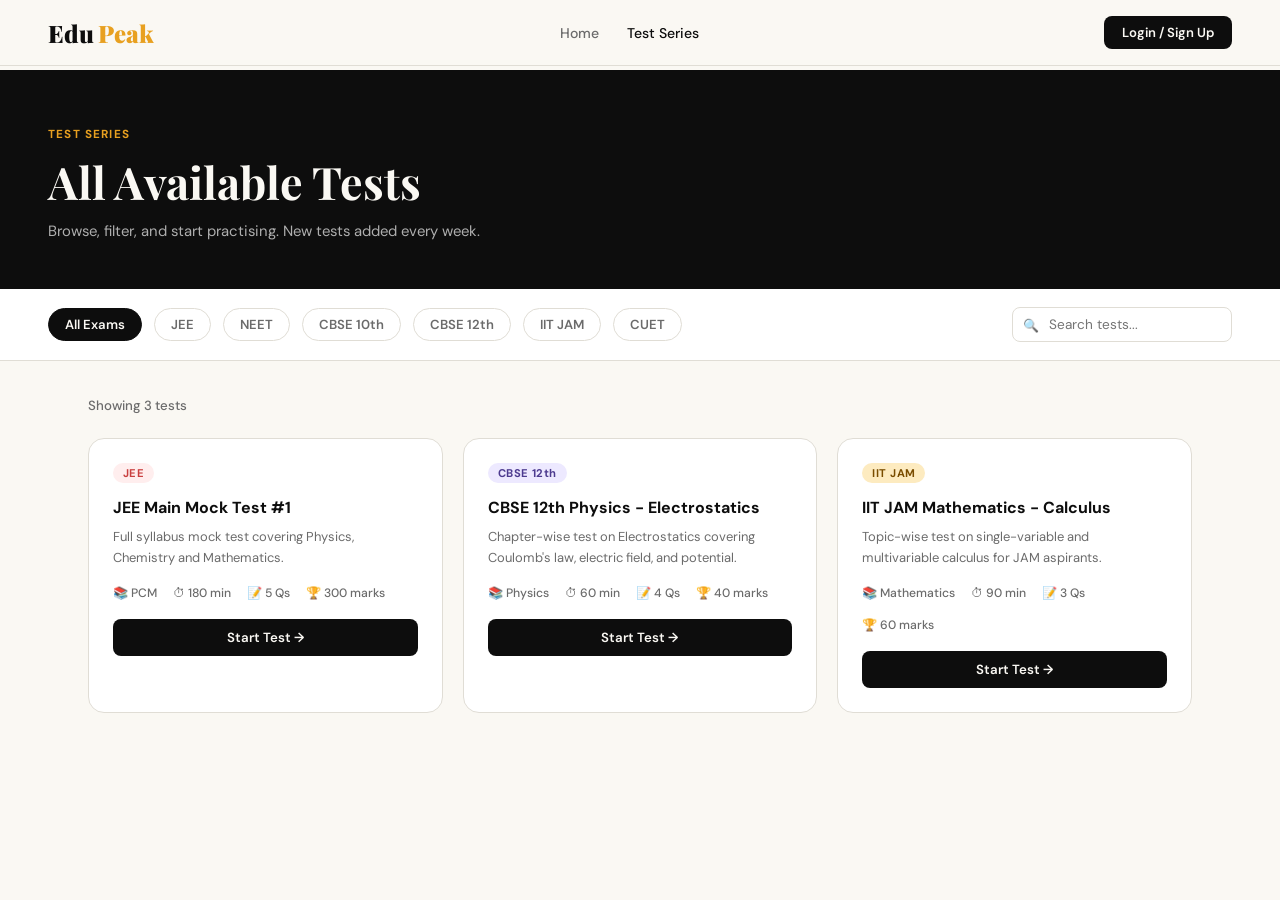
<file: pages/exam.html>
<!DOCTYPE html>
<html lang="en">
<head>
<meta charset="UTF-8"/>
<meta name="viewport" content="width=device-width, initial-scale=1.0"/>
<title>Test — EduPeak</title>
<link rel="stylesheet" href="../css/base.css"/>
<style>
* { box-sizing: border-box; }
body { padding: 0; background: var(--cream); }

/* TOP BAR */
.exam-topbar {
  position: fixed; top: 0; left: 0; right: 0; z-index: 100;
  background: var(--ink); color: var(--cream);
  display: flex; align-items: center; justify-content: space-between;
  padding: 0 28px; height: 60px;
}
.exam-topbar h2 { font-family:'DM Sans',sans-serif; font-size: 0.95rem; font-weight: 600; max-width: 40%; white-space: nowrap; overflow: hidden; text-overflow: ellipsis; }
.timer-wrap { display: flex; align-items: center; gap: 10px; }
.timer-display {
  font-family: 'Playfair Display', serif;
  font-size: 1.4rem; font-weight: 900;
  color: var(--amber); min-width: 80px; text-align: center;
}
.timer-display.warning { color: #ff6b6b; animation: pulse 1s infinite; }
@keyframes pulse { 0%,100%{opacity:1}50%{opacity:0.6} }
.topbar-actions { display: flex; gap: 10px; align-items: center; }
.question-progress { font-size: 0.8rem; color: #ffffffaa; }

/* LAYOUT */
.exam-layout {
  display: grid; grid-template-columns: 1fr 280px;
  min-height: 100vh; padding-top: 60px;
}

/* QUESTION PANEL */
.question-panel { padding: 32px 40px; overflow-y: auto; }
.q-header { display: flex; justify-content: space-between; align-items: center; margin-bottom: 28px; }
.q-number { font-size: 0.78rem; font-weight: 700; color: var(--muted); letter-spacing: 0.05em; text-transform: uppercase; }
.q-subject { }
.q-text {
  font-size: 1.08rem; line-height: 1.75; margin-bottom: 32px;
  color: var(--ink); font-weight: 400;
  background: var(--white); border: 1px solid var(--border);
  border-radius: 12px; padding: 24px 28px;
}
.options-list { display: flex; flex-direction: column; gap: 12px; margin-bottom: 36px; }
.option-item {
  display: flex; align-items: center; gap: 16px;
  background: var(--white); border: 2px solid var(--border);
  border-radius: 12px; padding: 16px 20px; cursor: pointer;
  transition: border-color 0.2s, background 0.2s, transform 0.15s;
  font-size: 0.93rem; line-height: 1.5;
}
.option-item:hover { border-color: var(--teal); transform: translateX(4px); }
.option-item.selected { border-color: var(--teal); background: var(--teal-light); }
.option-item.correct { border-color: var(--success); background: #d8f8e4; }
.option-item.wrong { border-color: var(--red); background: #fee; }
.option-label {
  width: 32px; height: 32px; border-radius: 50%; border: 2px solid var(--border);
  display: flex; align-items: center; justify-content: center;
  font-weight: 700; font-size: 0.82rem; flex-shrink: 0;
  transition: all 0.2s;
}
.option-item.selected .option-label { background: var(--teal); border-color: var(--teal); color: white; }
.option-item.correct .option-label { background: var(--success); border-color: var(--success); color: white; }
.option-item.wrong .option-label { background: var(--red); border-color: var(--red); color: white; }

.q-nav { display: flex; gap: 12px; align-items: center; }
.q-actions { display: flex; gap: 10px; flex-wrap: wrap; }

/* REVIEW MODE */
.review-banner {
  background: var(--amber-light); border: 1px solid var(--amber);
  border-radius: 10px; padding: 12px 18px; margin-bottom: 24px;
  font-size: 0.85rem; font-weight: 600; color: #7a4d00;
  display: none;
}
.solution-box {
  background: #f4fffe; border: 1px solid var(--teal);
  border-radius: 12px; padding: 20px 24px; margin-top: 20px;
  display: none;
}
.solution-box h4 { color: var(--teal); font-size: 0.85rem; font-weight: 700; text-transform: uppercase; letter-spacing: 0.05em; margin-bottom: 10px; }
.solution-box p { font-size: 0.88rem; line-height: 1.7; color: var(--ink); }

/* SIDEBAR */
.exam-sidebar {
  background: var(--white); border-left: 1px solid var(--border);
  padding: 24px 20px; overflow-y: auto;
  position: sticky; top: 60px; height: calc(100vh - 60px);
}
.sidebar-section { margin-bottom: 28px; }
.sidebar-label { font-size: 0.72rem; font-weight: 700; text-transform: uppercase; letter-spacing: 0.08em; color: var(--muted); margin-bottom: 12px; }
.q-grid { display: grid; grid-template-columns: repeat(5, 1fr); gap: 6px; }
.q-dot {
  width: 36px; height: 36px; border-radius: 8px; border: 2px solid var(--border);
  display: flex; align-items: center; justify-content: center;
  font-size: 0.75rem; font-weight: 700; cursor: pointer;
  transition: all 0.15s; color: var(--muted);
}
.q-dot:hover { border-color: var(--teal); color: var(--teal); }
.q-dot.current { border-color: var(--teal); background: var(--teal); color: white; }
.q-dot.answered { border-color: var(--success); background: #d8f8e4; color: var(--success); }
.q-dot.skipped { border-color: var(--red); background: #fee; color: var(--red); }

.legend { display: flex; flex-direction: column; gap: 7px; }
.legend-item { display: flex; align-items: center; gap: 9px; font-size: 0.76rem; color: var(--muted); }
.legend-dot { width: 14px; height: 14px; border-radius: 3px; flex-shrink: 0; }

.sidebar-stats { display: flex; flex-direction: column; gap: 10px; }
.stat-row { display: flex; justify-content: space-between; align-items: center; font-size: 0.82rem; }
.stat-row span:first-child { color: var(--muted); }
.stat-row strong { font-weight: 700; }

/* SCORE SCREEN */
.score-screen {
  display: none; position: fixed; inset: 0; z-index: 200;
  background: var(--cream); overflow-y: auto; padding: 60px 24px 40px;
}
.score-inner { max-width: 820px; margin: 0 auto; }
.score-hero { text-align: center; margin-bottom: 48px; }
.score-circle {
  width: 160px; height: 160px; border-radius: 50%;
  border: 6px solid var(--amber); margin: 0 auto 28px;
  display: flex; flex-direction: column; align-items: center; justify-content: center;
  background: var(--amber-light);
}
.score-pct { font-family:'Playfair Display',serif; font-size: 2.6rem; font-weight: 900; color: var(--ink); line-height: 1; }
.score-sub { font-size: 0.78rem; color: var(--muted); margin-top: 4px; }
.score-grid { display: grid; grid-template-columns: repeat(auto-fit, minmax(160px,1fr)); gap: 16px; margin-bottom: 40px; }
.score-stat { background: var(--white); border: 1px solid var(--border); border-radius: 14px; padding: 20px; text-align: center; }
.score-stat-num { font-family:'Playfair Display',serif; font-size: 2rem; font-weight: 900; }
.score-stat-label { font-size: 0.76rem; color: var(--muted); margin-top: 4px; }
.score-actions { display: flex; gap: 14px; justify-content: center; flex-wrap: wrap; margin-bottom: 40px; }

/* REVIEW TABLE */
.review-table { width: 100%; border-collapse: collapse; background: var(--white); border-radius: 14px; overflow: hidden; border: 1px solid var(--border); }
.review-table th { background: var(--ink); color: var(--cream); padding: 13px 16px; font-size: 0.78rem; text-align: left; font-weight: 600; }
.review-table td { padding: 12px 16px; font-size: 0.82rem; border-bottom: 1px solid var(--border); }
.review-table tr:last-child td { border-bottom: none; }
.review-table tr:hover td { background: var(--cream); }
.status-dot { display: inline-block; width: 8px; height: 8px; border-radius: 50%; margin-right: 6px; }

@media(max-width:768px){
  .exam-layout { grid-template-columns: 1fr; }
  .exam-sidebar { display: none; }
  .question-panel { padding: 20px; }
  .exam-topbar h2 { max-width: 55%; font-size: 0.82rem; }
}
</style>
</head>
<body>

<div class="exam-topbar">
  <h2 id="test-title">Loading...</h2>
  <div class="timer-wrap">
    <span style="font-size:0.7rem;opacity:0.5;text-transform:uppercase;letter-spacing:.06em">Time Left</span>
    <div class="timer-display" id="timer-display">--:--</div>
  </div>
  <div class="topbar-actions">
    <span class="question-progress" id="q-progress"></span>
    <button class="btn btn-amber btn-sm" onclick="confirmSubmit()">Submit Test</button>
  </div>
</div>

<div class="exam-layout">
  <!-- QUESTION PANEL -->
  <div class="question-panel">
    <div class="review-banner" id="review-banner">📖 Review Mode — See your answers and solutions below.</div>
    <div class="q-header">
      <div>
        <div class="q-number" id="q-number">Question 1</div>
        <span class="badge badge-teal" id="q-subject"></span>
      </div>
      <span class="badge badge-amber" id="q-marks"></span>
    </div>
    <div class="q-text" id="q-text"></div>
    <div class="options-list" id="options-list"></div>
    <div class="solution-box" id="solution-box">
      <h4>💡 Solution</h4>
      <p id="solution-text"></p>
    </div>
    <div class="q-nav">
      <div class="q-actions">
        <button class="btn btn-outline btn-sm" id="btn-prev" onclick="navigate(-1)">← Prev</button>
        <button class="btn btn-outline btn-sm" id="btn-next" onclick="navigate(1)">Next →</button>
        <button class="btn btn-outline btn-sm" id="btn-clear" onclick="clearAnswer()" style="color:var(--red);border-color:var(--red)">Clear</button>
      </div>
    </div>
  </div>

  <!-- SIDEBAR -->
  <div class="exam-sidebar">
    <div class="sidebar-section">
      <div class="sidebar-label">Questions</div>
      <div class="q-grid" id="q-grid"></div>
    </div>
    <div class="sidebar-section">
      <div class="sidebar-label">Legend</div>
      <div class="legend">
        <div class="legend-item"><div class="legend-dot" style="background:var(--teal)"></div> Current</div>
        <div class="legend-item"><div class="legend-dot" style="background:#d8f8e4;border:1px solid var(--success)"></div> Answered</div>
        <div class="legend-item"><div class="legend-dot" style="background:#fee;border:1px solid var(--red)"></div> Skipped</div>
        <div class="legend-item"><div class="legend-dot" style="background:var(--white);border:1px solid var(--border)"></div> Not visited</div>
      </div>
    </div>
    <div class="sidebar-section">
      <div class="sidebar-label">Summary</div>
      <div class="sidebar-stats" id="sidebar-stats"></div>
    </div>
  </div>
</div>

<!-- SCORE SCREEN -->
<div class="score-screen" id="score-screen">
  <div class="score-inner">
    <div class="score-hero">
      <div class="section-tag" style="justify-content:center;display:flex">Test Completed</div>
      <h1 style="font-size:2rem;margin-bottom:6px" id="sc-title"></h1>
      <p style="color:var(--muted);font-size:0.88rem" id="sc-date"></p>
      <br/>
      <div class="score-circle">
        <div class="score-pct" id="sc-pct"></div>
        <div class="score-sub">Score</div>
      </div>
      <div style="font-size:1.05rem;color:var(--muted);margin-top:-8px" id="sc-verdict"></div>
    </div>
    <div class="score-grid">
      <div class="score-stat"><div class="score-stat-num" id="sc-obtained" style="color:var(--teal)"></div><div class="score-stat-label">Marks Obtained</div></div>
      <div class="score-stat"><div class="score-stat-num" id="sc-correct" style="color:var(--success)"></div><div class="score-stat-label">Correct</div></div>
      <div class="score-stat"><div class="score-stat-num" id="sc-wrong" style="color:var(--red)"></div><div class="score-stat-label">Wrong</div></div>
      <div class="score-stat"><div class="score-stat-num" id="sc-skip" style="color:var(--muted)"></div><div class="score-stat-label">Skipped</div></div>
      <div class="score-stat"><div class="score-stat-num" id="sc-accuracy" style="color:var(--amber)"></div><div class="score-stat-label">Accuracy</div></div>
      <div class="score-stat"><div class="score-stat-num" id="sc-time" style="color:var(--purple)"></div><div class="score-stat-label">Time Used</div></div>
    </div>
    <div class="score-actions">
      <button class="btn btn-outline" onclick="reviewTest()">📖 Review Answers</button>
      <a href="tests.html" class="btn btn-primary">← Back to Tests</a>
      <a href="results.html" class="btn btn-amber">My Results</a>
    </div>
    <div id="review-section"></div>
  </div>
</div>

<!-- CONFIRM SUBMIT MODAL -->
<div class="modal-overlay" id="submit-modal" style="display:none">
  <div class="modal" style="max-width:400px;text-align:center">
    <h2 style="font-size:1.5rem;margin-bottom:10px">Submit Test?</h2>
    <p style="color:var(--muted);font-size:0.88rem;margin-bottom:6px" id="submit-warning"></p>
    <p style="color:var(--muted);font-size:0.85rem;margin-bottom:28px">This action cannot be undone.</p>
    <div style="display:flex;gap:12px">
      <button class="btn btn-outline" style="flex:1" onclick="closeSubmitModal()">Cancel</button>
      <button class="btn btn-danger" style="flex:1" onclick="submitTest()">Submit Now</button>
    </div>
  </div>
</div>

<script src="../js/app.js"></script>
<script>
if (!Auth.require('tests.html')) {}

const params = new URLSearchParams(location.search);
const testId = params.get('id');
const isReview = params.get('review') === '1';
const tests = Store.getTests();
const test = tests.find(t => t.id === testId);
const user = Auth.getUser();

if (!test) { alert('Test not found!'); location.href = 'tests.html'; }

// State
let current = 0;
const answers = {}; // { qIndex: optionIndex }
const visited = new Set();
let timer, timeUsed = 0;
let submitted = false;

// Load saved result for review mode
let reviewResult = null;
if (isReview) {
  const results = Store.getResults();
  reviewResult = results.findLast(r => r.testId === testId && r.userId === user.email);
}

function init() {
  document.getElementById('test-title').textContent = test.title;
  if (isReview && reviewResult) {
    Object.assign(answers, reviewResult.answers);
    submitted = true;
    document.getElementById('review-banner').style.display = 'block';
    document.getElementById('timer-display').textContent = 'Review';
    document.querySelector('.btn-amber').textContent = 'Back';
    document.querySelector('.btn-amber').onclick = () => location.href = 'results.html';
    showQuestion(0);
    renderSidebar();
    return;
  }
  // Start timer
  timer = new Timer(test.duration * 60,
    (s) => {
      timeUsed = test.duration * 60 - s;
      const el = document.getElementById('timer-display');
      el.textContent = timer.format(s);
      el.className = 'timer-display' + (s < 300 ? ' warning' : '');
    },
    () => { showToast('⏰ Time is up! Submitting...'); submitTest(); }
  );
  timer.start();
  showQuestion(0);
  renderSidebar();
}

function showQuestion(idx) {
  current = idx;
  visited.add(idx);
  const q = test.questions[idx];
  document.getElementById('q-number').textContent = `Question ${idx+1} of ${test.questions.length}`;
  document.getElementById('q-subject').textContent = q.subject || test.subject;
  document.getElementById('q-marks').textContent = `+${q.marks} marks`;
  document.getElementById('q-text').textContent = q.text;
  document.getElementById('q-progress').textContent = `${idx+1}/${test.questions.length}`;

  const optList = document.getElementById('options-list');
  optList.innerHTML = q.options.map((opt, i) => {
    let cls = '';
    if (submitted) {
      if (i === q.correct) cls = 'correct';
      else if (answers[idx] === i) cls = 'wrong';
    } else if (answers[idx] === i) cls = 'selected';
    const labels = ['A','B','C','D'];
    return `<div class="option-item ${cls}" onclick="${submitted ? '' : `selectAnswer(${i})`}">
      <div class="option-label">${labels[i]}</div>
      <span>${opt}</span>
    </div>`;
  }).join('');

  // Solution in review mode
  const solutionBox = document.getElementById('solution-box');
  if (submitted) {
    solutionBox.style.display = 'block';
    document.getElementById('solution-text').textContent =
      `The correct answer is option ${['A','B','C','D'][q.correct]}: "${q.options[q.correct]}". ` +
      (q.explanation || 'Review your textbook for detailed explanation on this topic.');
  } else { solutionBox.style.display = 'none'; }

  document.getElementById('btn-prev').disabled = idx === 0;
  document.getElementById('btn-next').textContent = idx === test.questions.length - 1 ? 'Last Q' : 'Next →';
  renderSidebar();
}

function selectAnswer(optIdx) {
  if (submitted) return;
  answers[current] = optIdx;
  showQuestion(current);
}

function clearAnswer() {
  if (submitted) return;
  delete answers[current];
  showQuestion(current);
}

function navigate(dir) {
  const next = current + dir;
  if (next >= 0 && next < test.questions.length) showQuestion(next);
}

function renderSidebar() {
  const grid = document.getElementById('q-grid');
  grid.innerHTML = test.questions.map((_, i) => {
    let cls = '';
    if (i === current) cls = 'current';
    else if (answers[i] !== undefined) cls = 'answered';
    else if (visited.has(i)) cls = 'skipped';
    return `<div class="q-dot ${cls}" onclick="showQuestion(${i})">${i+1}</div>`;
  }).join('');

  const answered = Object.keys(answers).length;
  const skipped = [...visited].filter(i => answers[i] === undefined).length;
  document.getElementById('sidebar-stats').innerHTML = `
    <div class="stat-row"><span>Total Questions</span><strong>${test.questions.length}</strong></div>
    <div class="stat-row"><span>Answered</span><strong style="color:var(--success)">${answered}</strong></div>
    <div class="stat-row"><span>Skipped</span><strong style="color:var(--red)">${skipped}</strong></div>
    <div class="stat-row"><span>Not Visited</span><strong>${test.questions.length - visited.size}</strong></div>
  `;
}

function confirmSubmit() {
  if (submitted) { location.href = 'results.html'; return; }
  const unanswered = test.questions.length - Object.keys(answers).length;
  document.getElementById('submit-warning').textContent = unanswered > 0
    ? `⚠️ You have ${unanswered} unanswered question${unanswered>1?'s':''}.`
    : '✅ All questions answered!';
  document.getElementById('submit-modal').style.display = 'flex';
}
function closeSubmitModal() { document.getElementById('submit-modal').style.display = 'none'; }

function submitTest() {
  if (submitted) return;
  submitted = true;
  if (timer) timer.stop();
  closeSubmitModal();

  // Calculate score
  let correct = 0, wrong = 0, score = 0;
  test.questions.forEach((q, i) => {
    if (answers[i] !== undefined) {
      if (answers[i] === q.correct) { correct++; score += q.marks; }
      else { wrong++; score -= 1; } // -1 marking scheme
    }
  });
  const skip = test.questions.length - correct - wrong;
  const pct = Math.round((score / test.totalMarks) * 100);
  const accuracy = correct + wrong > 0 ? Math.round((correct / (correct+wrong)) * 100) : 0;
  const mins = Math.floor(timeUsed/60), secs = timeUsed%60;
  const timeStr = `${mins}m ${secs}s`;

  // Save result
  const result = {
    testId: test.id, testTitle: test.title, exam: test.exam,
    userId: user.email, userName: user.name,
    score, totalMarks: test.totalMarks, pct: Math.max(0,pct),
    correct, wrong, skip, accuracy, timeUsed,
    answers: {...answers}, submittedAt: new Date().toISOString()
  };
  Store.saveResult(result);

  // Show score screen
  document.getElementById('score-screen').style.display = 'block';
  document.getElementById('sc-title').textContent = test.title;
  document.getElementById('sc-date').textContent = new Date().toLocaleString('en-IN', { dateStyle:'medium', timeStyle:'short' });
  document.getElementById('sc-pct').textContent = `${Math.max(0,pct)}%`;
  document.getElementById('sc-verdict').textContent = pct >= 80 ? '🎉 Excellent!' : pct >= 60 ? '👍 Good Job!' : pct >= 40 ? '📚 Keep Practising' : '💪 Work Harder';
  document.getElementById('sc-obtained').textContent = `${score}/${test.totalMarks}`;
  document.getElementById('sc-correct').textContent = correct;
  document.getElementById('sc-wrong').textContent = wrong;
  document.getElementById('sc-skip').textContent = skip;
  document.getElementById('sc-accuracy').textContent = `${accuracy}%`;
  document.getElementById('sc-time').textContent = timeStr;
}

function reviewTest() {
  window.location.href = `exam.html?id=${testId}&review=1`;
}

init();
</script>
</body>
</html>
</file>
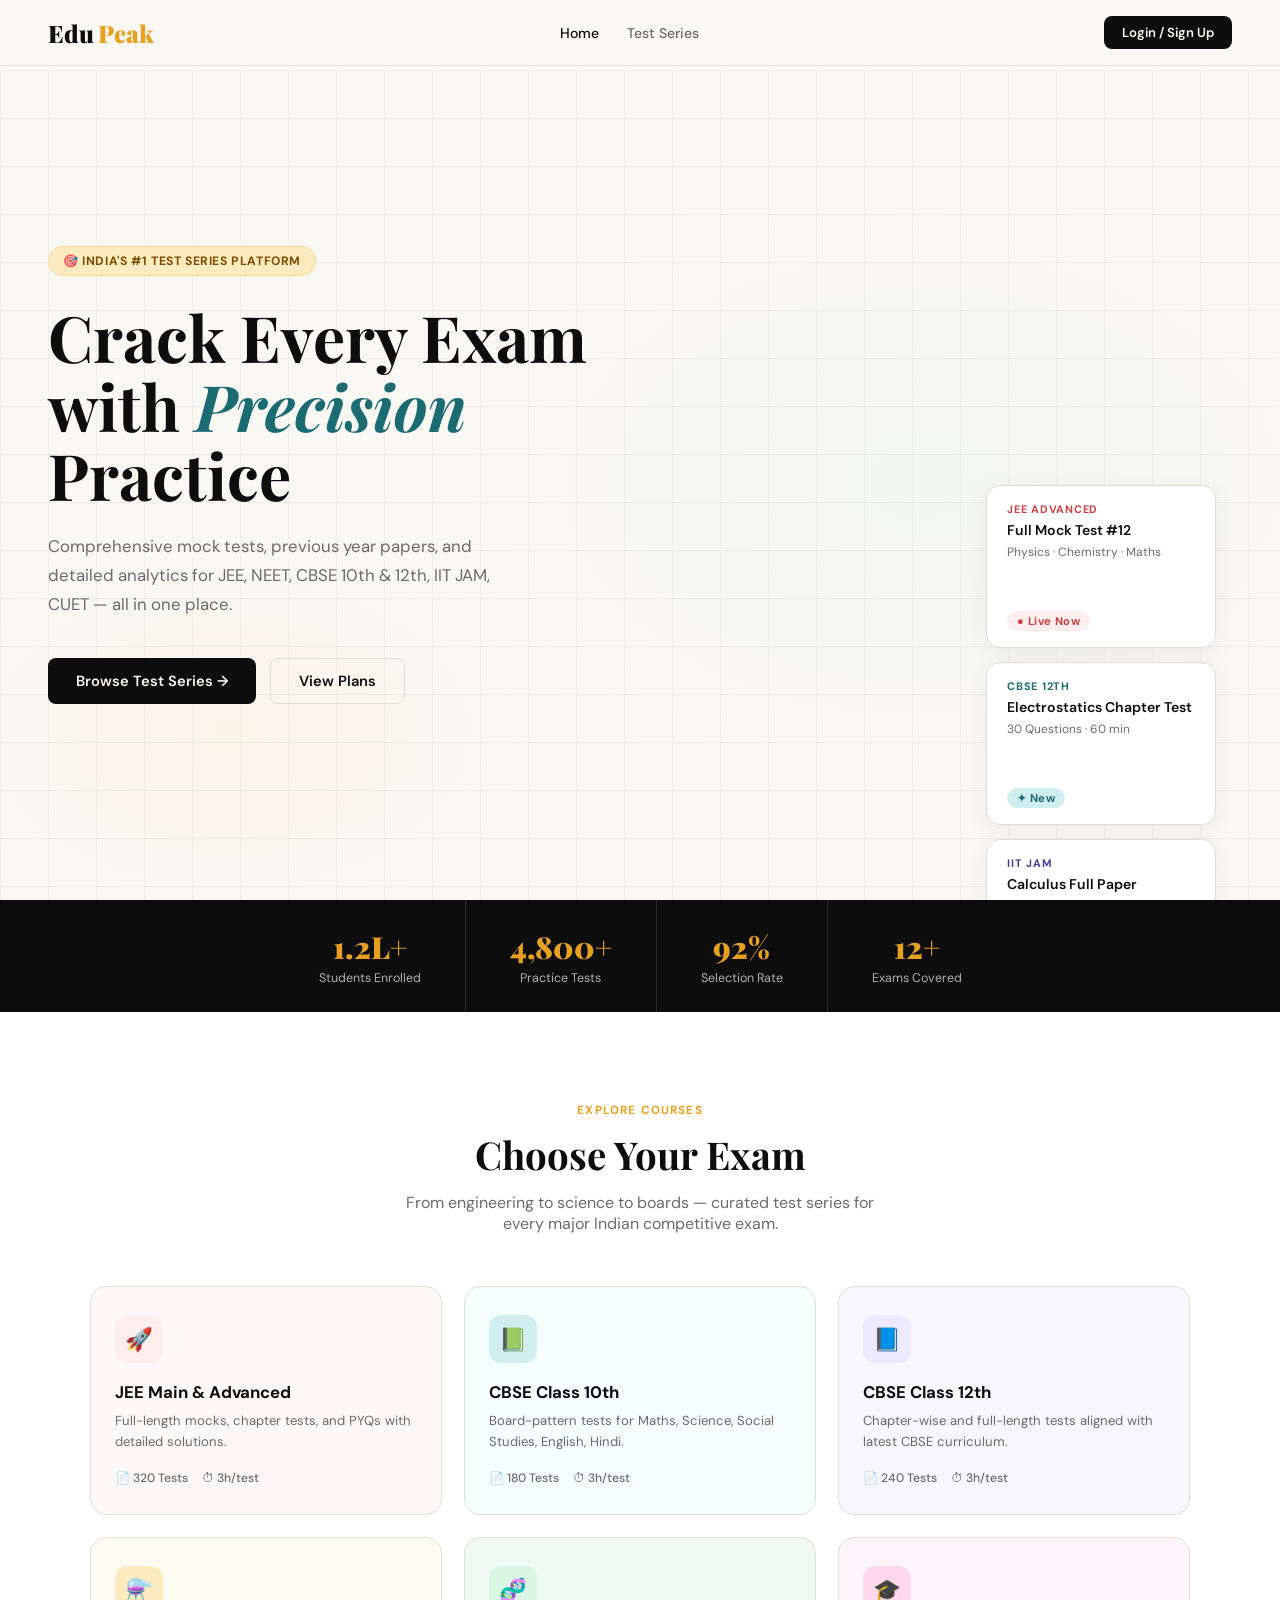
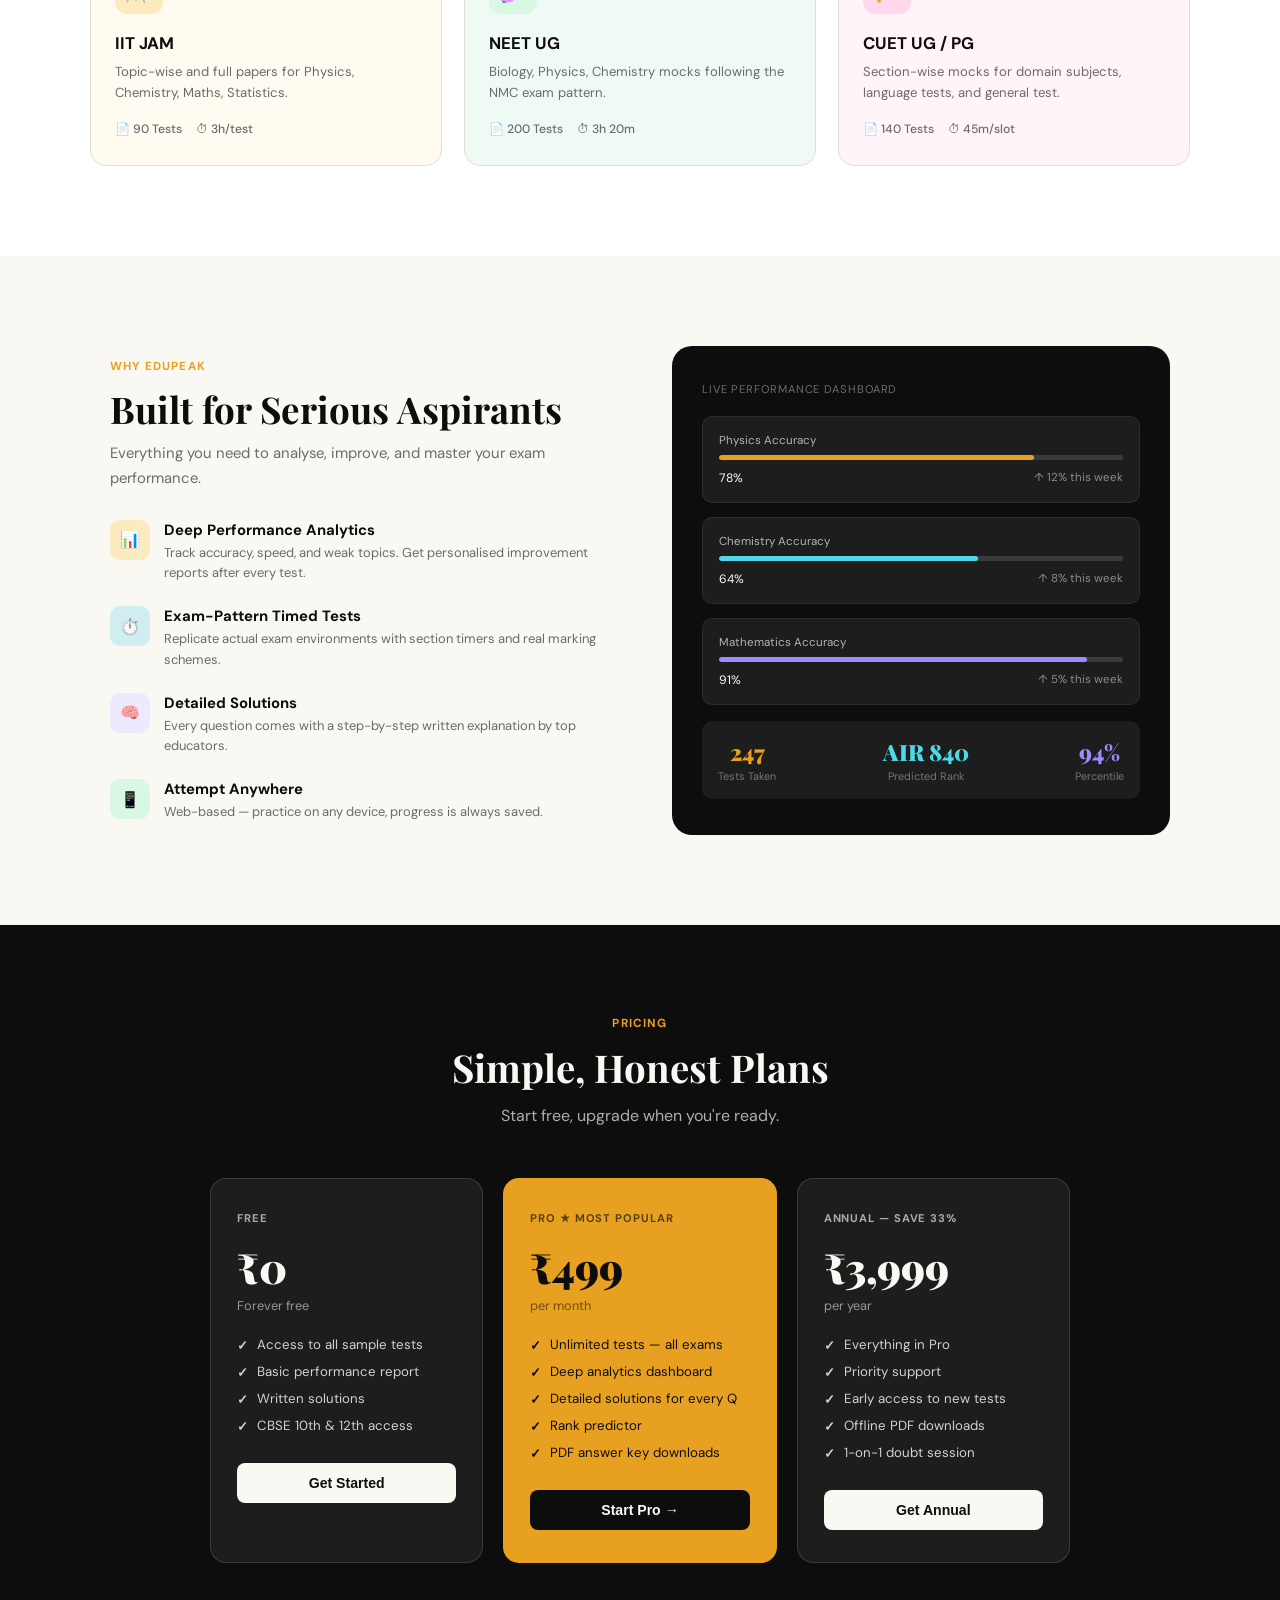
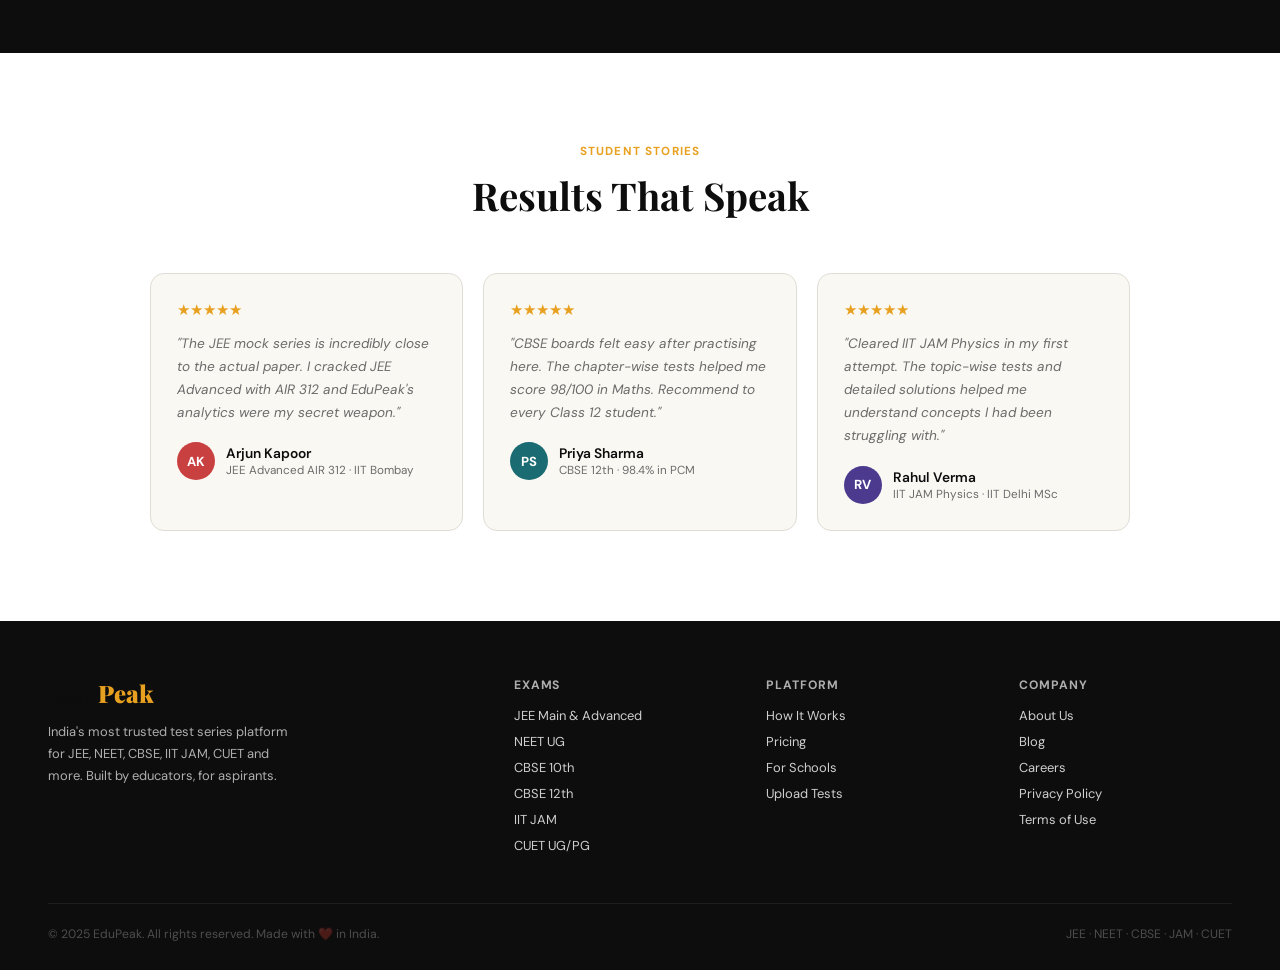
<file: pages/results.html>
<!DOCTYPE html>
<html lang="en">
<head>
<meta charset="UTF-8"/>
<meta name="viewport" content="width=device-width, initial-scale=1.0"/>
<title>My Results — EduPeak</title>
<link rel="stylesheet" href="../css/base.css"/>
<style>
body { padding-top: 70px; }
.page-hero { background: var(--ink); color: var(--cream); padding: 48px; }
.page-hero h1 { font-size: clamp(1.6rem,3vw,2.4rem); margin-bottom: 8px; }
.page-hero p { color: #ffffffaa; font-size: 0.9rem; }

.results-main { max-width: 1100px; margin: 0 auto; padding: 36px 48px; }

/* OVERVIEW STATS */
.overview-grid { display: grid; grid-template-columns: repeat(auto-fit, minmax(160px,1fr)); gap: 16px; margin-bottom: 36px; }
.ov-card { background: var(--white); border: 1px solid var(--border); border-radius: 14px; padding: 20px; text-align: center; }
.ov-num { font-family: 'Playfair Display',serif; font-size: 1.9rem; font-weight: 900; }
.ov-label { font-size: 0.76rem; color: var(--muted); margin-top: 4px; }

/* CHART */
.chart-card { background: var(--white); border: 1px solid var(--border); border-radius: 16px; padding: 28px; margin-bottom: 28px; }
.chart-card h3 { font-family:'DM Sans',sans-serif; font-size: 1rem; font-weight: 700; margin-bottom: 20px; }
.bar-chart { display: flex; gap: 12px; align-items: flex-end; height: 120px; }
.chart-bar-wrap { display: flex; flex-direction: column; align-items: center; gap: 6px; flex: 1; min-width: 0; }
.chart-bar { width: 100%; border-radius: 6px 6px 0 0; transition: height 0.5s ease; min-height: 4px; }
.chart-bar-label { font-size: 0.65rem; color: var(--muted); text-align: center; white-space: nowrap; overflow: hidden; text-overflow: ellipsis; width: 100%; }
.chart-bar-val { font-size: 0.7rem; font-weight: 700; color: var(--muted); }

/* RESULTS TABLE */
.results-table-wrap { background: var(--white); border: 1px solid var(--border); border-radius: 16px; overflow: hidden; }
.results-table-header { padding: 20px 24px; border-bottom: 1px solid var(--border); display: flex; justify-content: space-between; align-items: center; }
.results-table-header h3 { font-family:'DM Sans',sans-serif; font-size: 1rem; font-weight: 700; }
table { width: 100%; border-collapse: collapse; }
th { background: var(--cream); padding: 12px 20px; text-align: left; font-size: 0.76rem; font-weight: 700; color: var(--muted); text-transform: uppercase; letter-spacing: 0.05em; border-bottom: 1px solid var(--border); }
td { padding: 14px 20px; font-size: 0.85rem; border-bottom: 1px solid var(--border); }
tr:last-child td { border-bottom: none; }
tr:hover td { background: var(--cream); }
.score-pill { display: inline-block; padding: 4px 12px; border-radius: 999px; font-size: 0.78rem; font-weight: 700; }
.score-pill.high { background: #d8f8e4; color: var(--success); }
.score-pill.mid { background: var(--amber-light); color: #7a4d00; }
.score-pill.low { background: #fee; color: var(--red); }

.empty-state { text-align: center; padding: 80px 24px; }
.empty-state .icon { font-size: 3rem; margin-bottom: 16px; }
.empty-state h3 { font-family:'DM Sans',sans-serif; font-weight: 600; margin-bottom: 8px; }
.empty-state p { color: var(--muted); font-size: 0.88rem; margin-bottom: 24px; }

@media(max-width:768px){ .results-main, .page-hero { padding-left: 20px; padding-right: 20px; } table { font-size: 0.78rem; } th, td { padding: 10px 12px; } }
</style>
</head>
<body data-root="../">
<div id="nav-root"></div>

<div class="page-hero">
  <div class="section-tag">My Progress</div>
  <h1>My Results & Analytics</h1>
  <p>Track your performance across all tests. Identify strengths and weak areas.</p>
</div>

<div class="results-main">
  <div id="results-content"></div>
</div>

<script src="../js/app.js"></script>
<script>
if (!Auth.require()) {}
document.getElementById('nav-root').innerHTML = renderNav('results');
const user = Auth.getUser();

function renderResults() {
  const allResults = Store.getResults().filter(r => r.userId === user.email);
  const content = document.getElementById('results-content');

  if (!allResults.length) {
    content.innerHTML = `<div class="empty-state">
      <div class="icon">📊</div>
      <h3>No tests attempted yet</h3>
      <p>Start practising to see your performance analytics here.</p>
      <a href="tests.html" class="btn btn-primary">Browse Tests →</a>
    </div>`;
    return;
  }

  // STATS
  const totalTests = allResults.length;
  const avgScore = Math.round(allResults.reduce((s,r) => s + r.pct, 0) / totalTests);
  const bestScore = Math.max(...allResults.map(r => r.pct));
  const totalCorrect = allResults.reduce((s,r) => s + r.correct, 0);
  const totalQs = allResults.reduce((s,r) => s + r.correct + r.wrong + r.skip, 0);
  const overallAccuracy = totalQs > 0 ? Math.round((totalCorrect/totalQs)*100) : 0;

  // CHART DATA (last 8 results)
  const chartData = allResults.slice(-8);

  content.innerHTML = `
    <div class="overview-grid">
      <div class="ov-card"><div class="ov-num" style="color:var(--teal)">${totalTests}</div><div class="ov-label">Tests Attempted</div></div>
      <div class="ov-card"><div class="ov-num" style="color:var(--amber)">${avgScore}%</div><div class="ov-label">Average Score</div></div>
      <div class="ov-card"><div class="ov-num" style="color:var(--success)">${bestScore}%</div><div class="ov-label">Best Score</div></div>
      <div class="ov-card"><div class="ov-num" style="color:var(--purple)">${overallAccuracy}%</div><div class="ov-label">Overall Accuracy</div></div>
      <div class="ov-card"><div class="ov-num" style="color:var(--red)">${totalCorrect}</div><div class="ov-label">Total Correct</div></div>
    </div>

    ${chartData.length > 1 ? `
    <div class="chart-card">
      <h3>Score Trend (Last ${chartData.length} Tests)</h3>
      <div class="bar-chart" id="bar-chart"></div>
    </div>` : ''}

    <div class="results-table-wrap">
      <div class="results-table-header">
        <h3>All Attempted Tests</h3>
        <span class="badge badge-teal">${totalTests} tests</span>
      </div>
      <table>
        <thead>
          <tr><th>Test Name</th><th>Exam</th><th>Score</th><th>Correct</th><th>Wrong</th><th>Skipped</th><th>Accuracy</th><th>Date</th><th></th></tr>
        </thead>
        <tbody>
          ${allResults.slice().reverse().map(r => {
            const pill = r.pct >= 70 ? 'high' : r.pct >= 40 ? 'mid' : 'low';
            return `<tr>
              <td style="font-weight:600;max-width:200px;white-space:nowrap;overflow:hidden;text-overflow:ellipsis">${r.testTitle}</td>
              <td><span class="badge badge-amber">${r.exam}</span></td>
              <td><span class="score-pill ${pill}">${r.pct}% · ${r.score}/${r.totalMarks}</span></td>
              <td style="color:var(--success);font-weight:700">✓ ${r.correct}</td>
              <td style="color:var(--red);font-weight:700">✕ ${r.wrong}</td>
              <td style="color:var(--muted)">— ${r.skip}</td>
              <td>${r.accuracy}%</td>
              <td style="color:var(--muted)">${new Date(r.submittedAt).toLocaleDateString('en-IN',{day:'2-digit',month:'short'})}</td>
              <td><a href="exam.html?id=${r.testId}&review=1" class="btn btn-outline btn-sm">Review</a></td>
            </tr>`;
          }).join('')}
        </tbody>
      </table>
    </div>
  `;

  // Render bar chart
  if (chartData.length > 1) {
    const maxPct = Math.max(...chartData.map(r => r.pct), 1);
    document.getElementById('bar-chart').innerHTML = chartData.map(r => {
      const h = Math.max(8, Math.round((r.pct / 100) * 100));
      const color = r.pct >= 70 ? 'var(--success)' : r.pct >= 40 ? 'var(--amber)' : 'var(--red)';
      return `<div class="chart-bar-wrap">
        <div class="chart-bar-val">${r.pct}%</div>
        <div class="chart-bar" style="height:${h}px;background:${color}"></div>
        <div class="chart-bar-label">${r.testTitle.split(' ').slice(0,3).join(' ')}</div>
      </div>`;
    }).join('');
  }
}

renderResults();
</script>
</body>
</html>
</file>
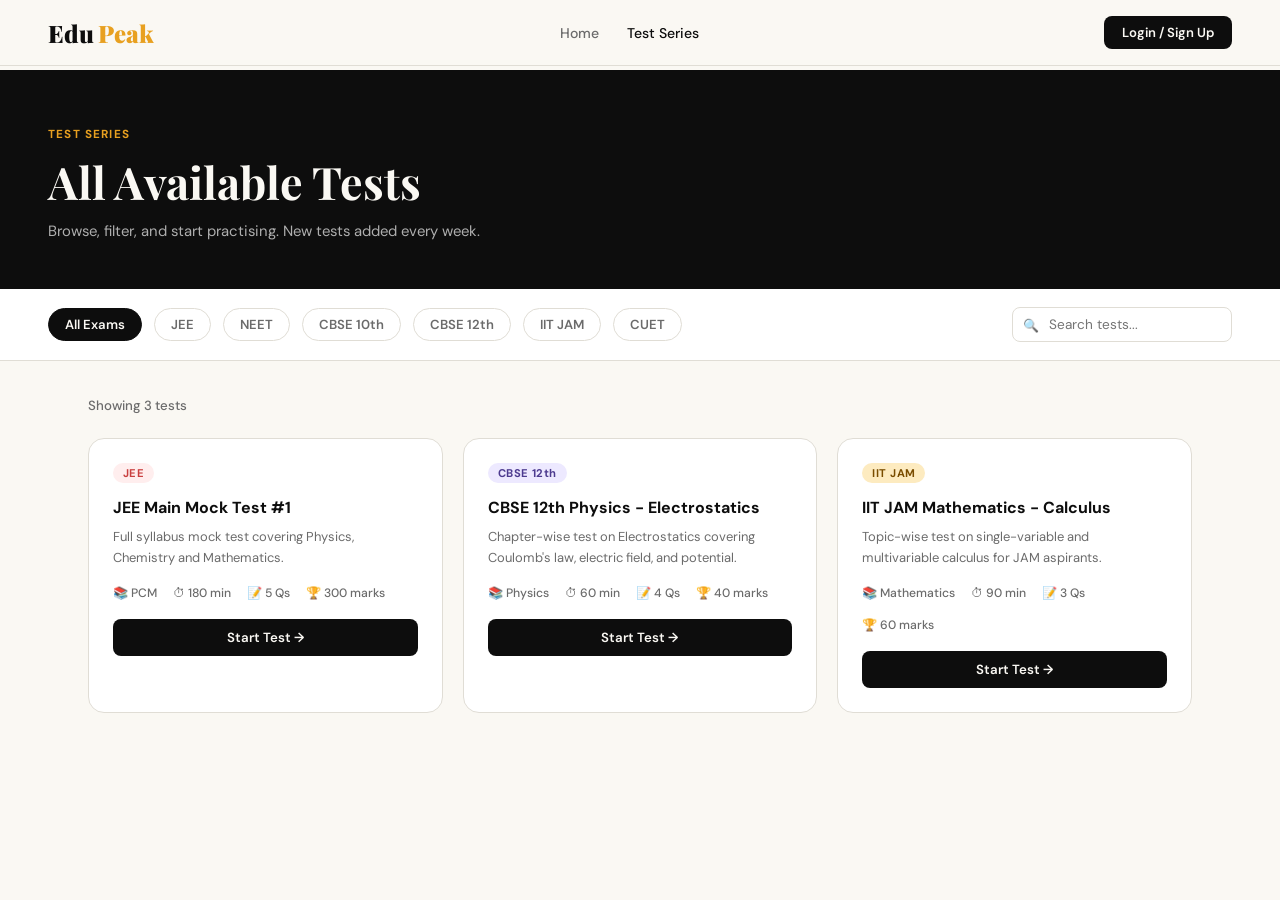
<file: pages/tests.html>
<!DOCTYPE html>
<html lang="en">
<head>
<meta charset="UTF-8"/>
<meta name="viewport" content="width=device-width, initial-scale=1.0"/>
<title>Test Series — EduPeak</title>
<link rel="stylesheet" href="../css/base.css"/>
<style>
body { padding-top: 70px; }
.page-hero { background: var(--ink); color: var(--cream); padding: 56px 48px 48px; }
.page-hero h1 { font-size: clamp(1.8rem,3.5vw,2.8rem); margin-bottom: 10px; }
.page-hero p { color: #ffffffaa; font-size: 0.93rem; }

.filters-bar {
  background: var(--white); border-bottom: 1px solid var(--border);
  padding: 18px 48px; display: flex; gap: 12px; flex-wrap: wrap; align-items: center; position: sticky; top: 70px; z-index: 50;
}
.filter-btn {
  padding: 7px 16px; border-radius: 999px; border: 1.5px solid var(--border);
  background: none; font-family: 'DM Sans',sans-serif; font-size: 0.82rem; font-weight: 600;
  color: var(--muted); cursor: pointer; transition: all 0.2s;
}
.filter-btn:hover, .filter-btn.active { background: var(--ink); color: var(--cream); border-color: var(--ink); }
.search-wrap { margin-left: auto; position: relative; }
.search-wrap input { width: 220px; padding: 8px 14px 8px 36px; border-radius: 8px; font-size: 0.85rem; }
.search-wrap::before { content: '🔍'; position: absolute; left: 11px; top: 50%; transform: translateY(-50%); font-size: 0.8rem; }

.tests-main { padding: 36px 48px; max-width: 1200px; margin: 0 auto; }
.tests-count { font-size: 0.83rem; color: var(--muted); margin-bottom: 24px; font-weight: 500; }
.tests-grid { display: grid; grid-template-columns: repeat(auto-fill, minmax(300px,1fr)); gap: 20px; }

.test-card {
  background: var(--white); border: 1px solid var(--border); border-radius: 16px;
  padding: 24px; transition: transform 0.25s, box-shadow 0.25s;
  display: flex; flex-direction: column;
}
.test-card:hover { transform: translateY(-4px); box-shadow: 0 12px 36px #0d0d0d0e; }
.test-card-header { display: flex; justify-content: space-between; align-items: flex-start; margin-bottom: 14px; }
.test-card h3 { font-family:'DM Sans',sans-serif; font-size: 1rem; font-weight: 700; line-height: 1.4; margin-bottom: 8px; }
.test-card p { font-size: 0.81rem; color: var(--muted); line-height: 1.6; margin-bottom: 16px; flex: 1; }
.test-meta-row { display: flex; gap: 16px; margin-bottom: 18px; flex-wrap: wrap; }
.test-meta-row span { font-size: 0.76rem; color: var(--muted); font-weight: 500; display: flex; align-items: center; gap: 4px; }
.test-card-actions { display: flex; gap: 10px; }
.test-card-actions .btn { flex: 1; font-size: 0.83rem; padding: 10px; }

.empty-state { grid-column: 1/-1; text-align: center; padding: 80px 24px; color: var(--muted); }
.empty-state .icon { font-size: 3rem; margin-bottom: 16px; }
.empty-state h3 { font-family:'DM Sans',sans-serif; font-weight: 600; margin-bottom: 8px; }

@media(max-width:768px){
  .filters-bar, .tests-main { padding-left: 20px; padding-right: 20px; }
  .page-hero { padding: 40px 20px; }
  .search-wrap { margin-left: 0; width: 100%; }
  .search-wrap input { width: 100%; }
}
</style>
</head>
<body data-root="../">
<div id="nav-root"></div>

<div class="page-hero">
  <div class="section-tag">Test Series</div>
  <h1>All Available Tests</h1>
  <p>Browse, filter, and start practising. New tests added every week.</p>
</div>

<div class="filters-bar">
  <button class="filter-btn active" onclick="filterExam('')">All Exams</button>
  <button class="filter-btn" onclick="filterExam('JEE')">JEE</button>
  <button class="filter-btn" onclick="filterExam('NEET')">NEET</button>
  <button class="filter-btn" onclick="filterExam('CBSE 10th')">CBSE 10th</button>
  <button class="filter-btn" onclick="filterExam('CBSE 12th')">CBSE 12th</button>
  <button class="filter-btn" onclick="filterExam('IIT JAM')">IIT JAM</button>
  <button class="filter-btn" onclick="filterExam('CUET')">CUET</button>
  <div class="search-wrap">
    <input type="text" id="search-input" placeholder="Search tests..." oninput="renderTests()"/>
  </div>
</div>

<div class="tests-main">
  <div class="tests-count" id="tests-count"></div>
  <div class="tests-grid" id="tests-grid"></div>
</div>

<script src="../js/app.js"></script>
<script>
document.getElementById('nav-root').innerHTML = renderNav('tests');

let activeExam = '';
const params = new URLSearchParams(location.search);
if (params.get('exam')) {
  activeExam = params.get('exam');
  document.querySelectorAll('.filter-btn').forEach(b => {
    b.classList.toggle('active', b.textContent.trim() === activeExam || (activeExam && b.textContent.trim() === activeExam.replace(' ','\ ')));
  });
}

const examColors = { 'JEE':'badge-red','NEET':'badge-green','CBSE 10th':'badge-teal','CBSE 12th':'badge-purple','IIT JAM':'badge-amber','CUET':'badge-red' };

function filterExam(exam) {
  activeExam = exam;
  document.querySelectorAll('.filter-btn').forEach(b => b.classList.toggle('active', b.textContent.trim() === (exam || 'All Exams')));
  renderTests();
}

function renderTests() {
  const q = document.getElementById('search-input').value.toLowerCase();
  let tests = Store.getTests();
  if (activeExam) tests = tests.filter(t => t.exam === activeExam);
  if (q) tests = tests.filter(t => t.title.toLowerCase().includes(q) || t.exam.toLowerCase().includes(q) || t.subject.toLowerCase().includes(q));
  document.getElementById('tests-count').textContent = `Showing ${tests.length} test${tests.length!==1?'s':''}`;
  const grid = document.getElementById('tests-grid');
  if (!tests.length) {
    grid.innerHTML = `<div class="empty-state"><div class="icon">📭</div><h3>No tests found</h3><p>Try a different filter or check back later.</p></div>`;
    return;
  }
  const user = Auth.getUser();
  const results = Store.getResults();
  grid.innerHTML = tests.map(t => {
    const myResult = user ? results.find(r => r.testId===t.id && r.userId===user.email) : null;
    const colorClass = examColors[t.exam] || 'badge-amber';
    return `
    <div class="test-card">
      <div>
        <div class="test-card-header">
          <span class="badge ${colorClass}">${t.exam}</span>
          ${myResult ? '<span class="badge badge-green">✓ Attempted</span>' : ''}
        </div>
        <h3>${t.title}</h3>
        <p>${t.description}</p>
        <div class="test-meta-row">
          <span>📚 ${t.subject}</span>
          <span>⏱ ${t.duration} min</span>
          <span>📝 ${t.questions.length} Qs</span>
          <span>🏆 ${t.totalMarks} marks</span>
        </div>
      </div>
      <div class="test-card-actions">
        ${myResult
          ? `<a href="results.html" class="btn btn-outline">View Result</a>
             <button class="btn btn-primary" onclick="startTest('${t.id}')">Retake</button>`
          : `<button class="btn btn-primary" onclick="startTest('${t.id}')">Start Test →</button>`
        }
      </div>
    </div>`;
  }).join('');
}

function startTest(id) {
  if (!Auth.getUser()) { showToast('Please login to attempt tests', 'error'); return; }
  window.location.href = `exam.html?id=${id}`;
}

renderTests();
</script>
</body>
</html>
</file>
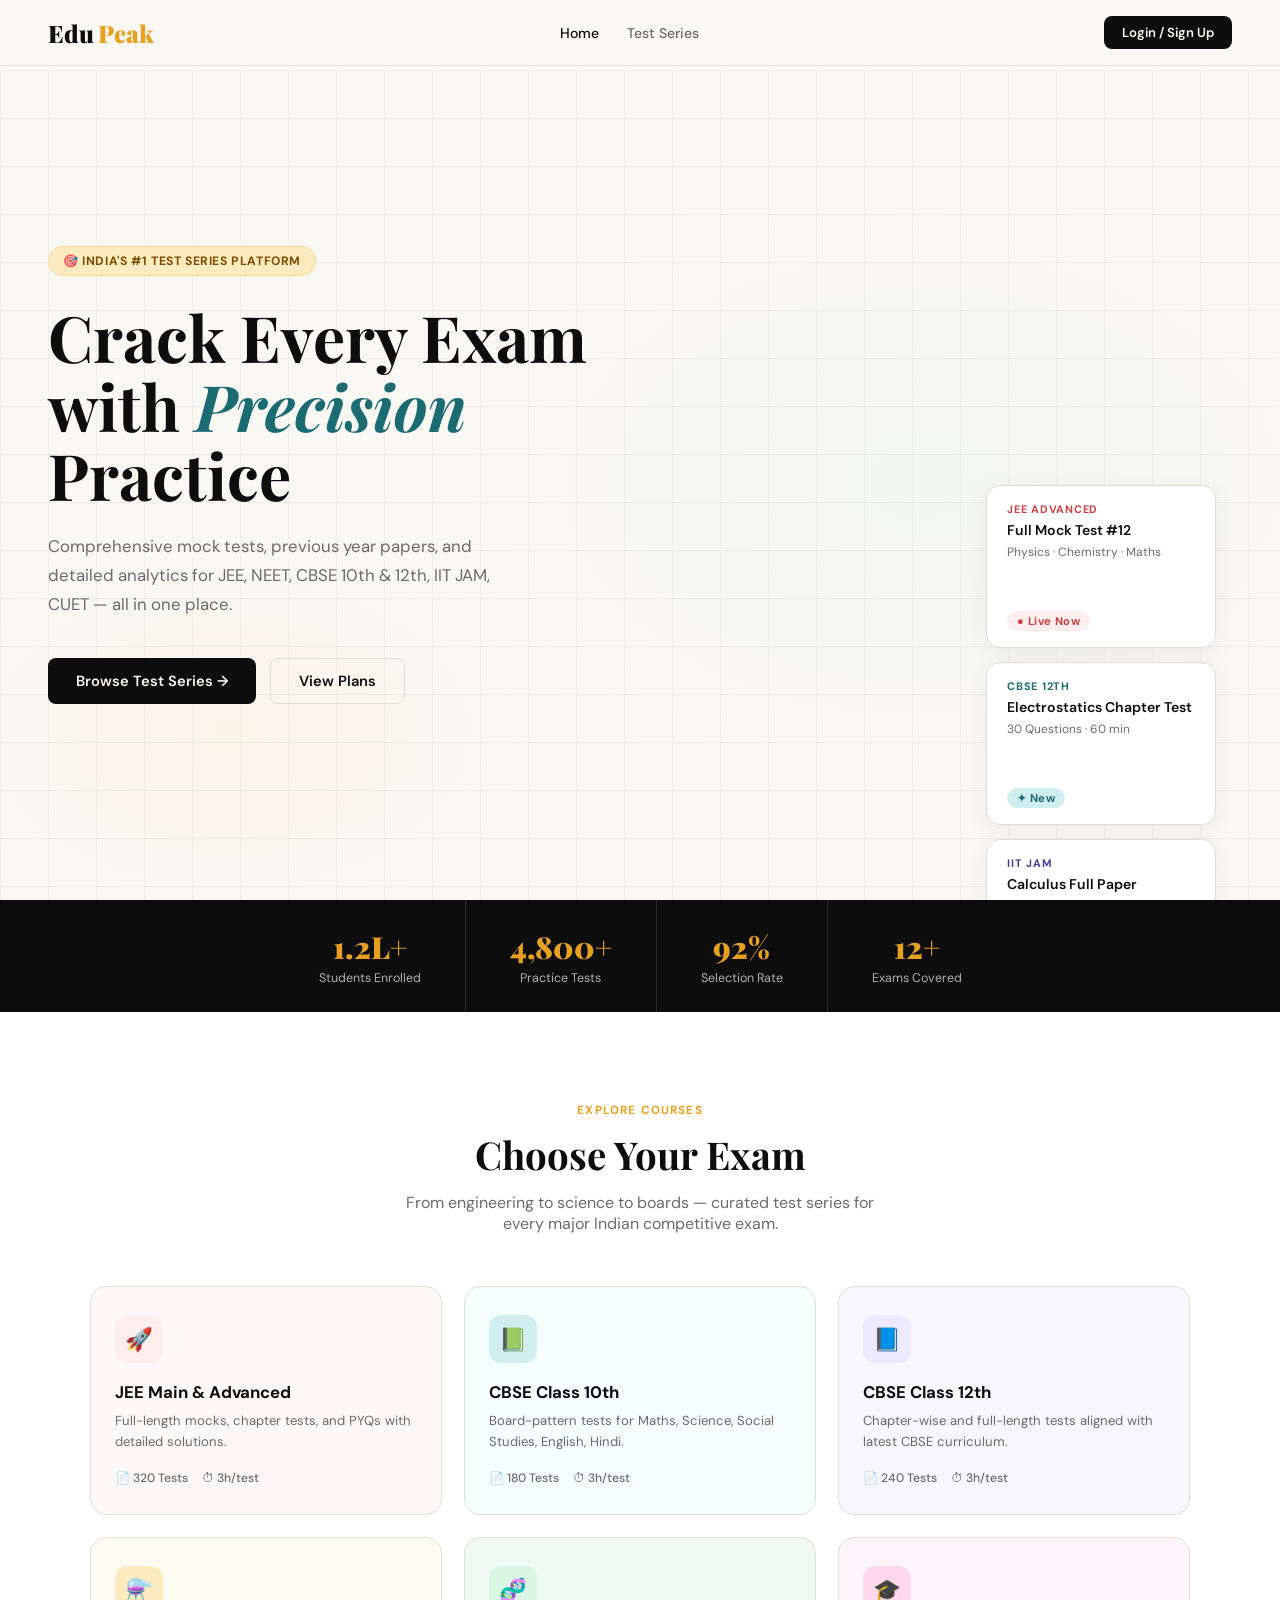
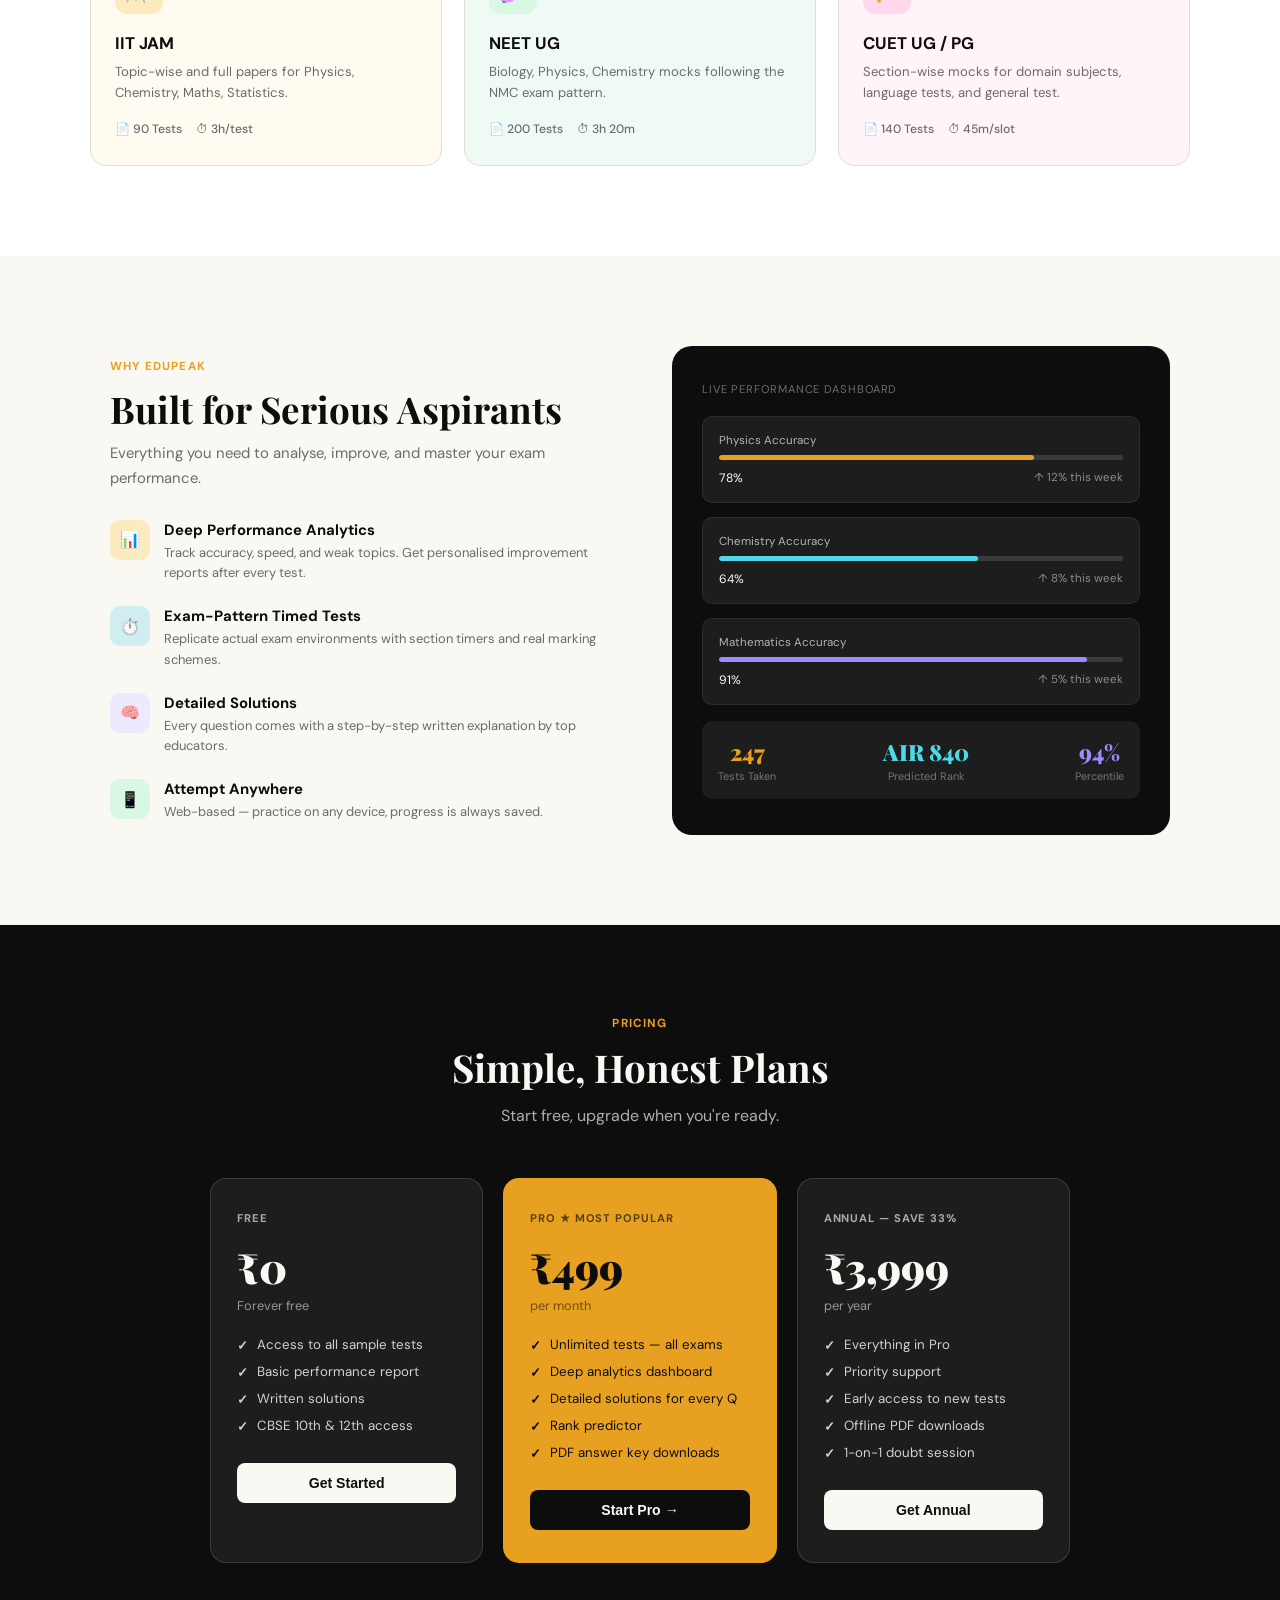
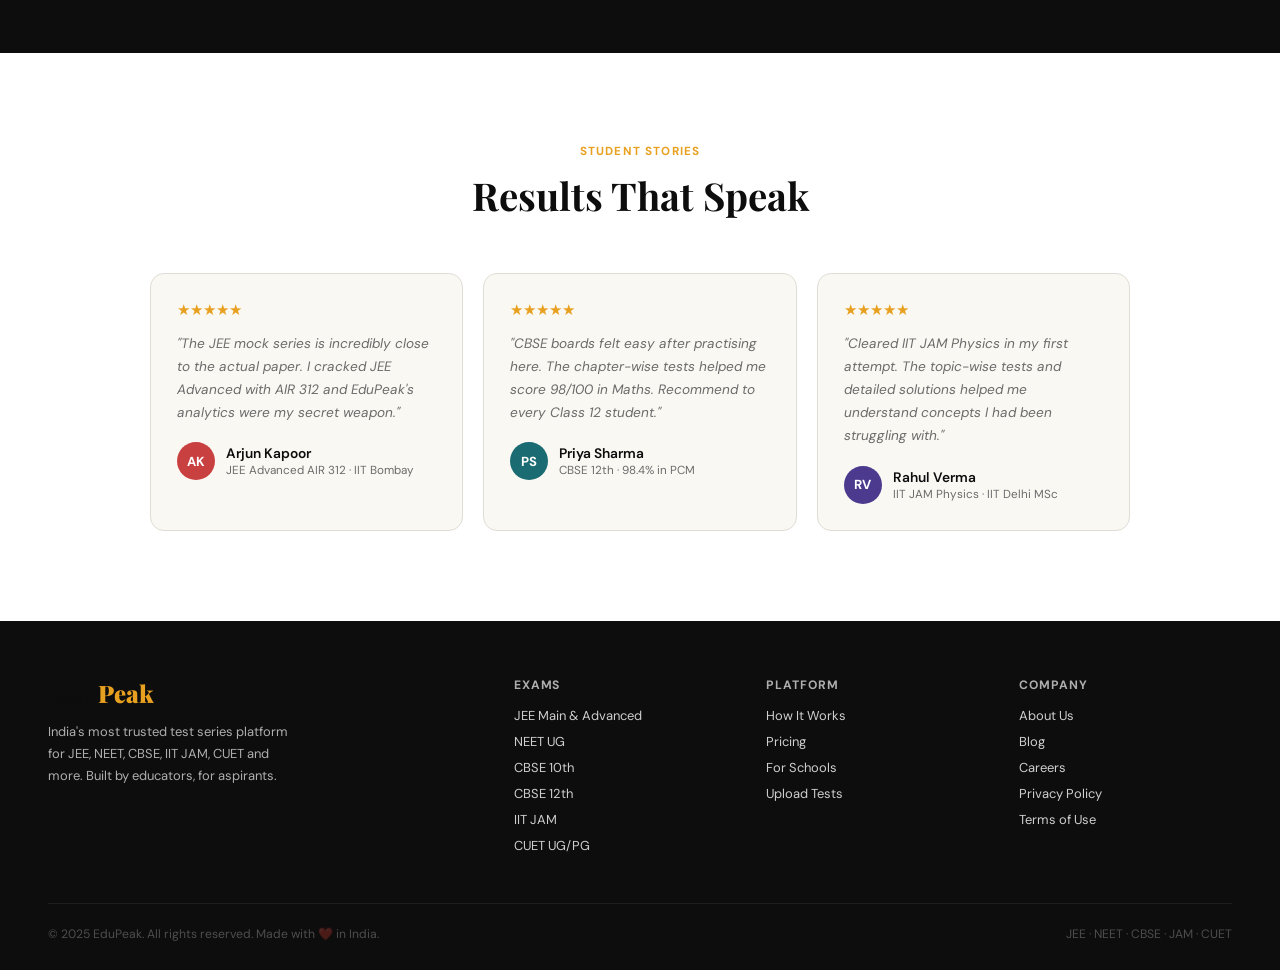
<file: pages/upload.html>
<!DOCTYPE html>
<html lang="en">
<head>
<meta charset="UTF-8"/>
<meta name="viewport" content="width=device-width, initial-scale=1.0"/>
<title>Upload Tests — EduPeak Admin</title>
<link rel="stylesheet" href="../css/base.css"/>
<style>
body { padding-top: 70px; background: var(--cream); }
.upload-layout { display: grid; grid-template-columns: 300px 1fr; gap: 0; min-height: calc(100vh - 70px); }

/* SIDEBAR */
.upload-sidebar {
  background: var(--ink); color: var(--cream); padding: 32px 24px;
  position: sticky; top: 70px; height: calc(100vh - 70px); overflow-y: auto;
}
.upload-sidebar h3 { font-size: 1rem; margin-bottom: 6px; color: var(--amber); }
.upload-sidebar p { font-size: 0.8rem; color: #ffffffaa; line-height: 1.6; margin-bottom: 28px; }
.sidebar-steps { display: flex; flex-direction: column; gap: 0; }
.sidebar-step {
  display: flex; gap: 14px; align-items: flex-start;
  padding: 16px 0; border-bottom: 1px solid #fff1;
  cursor: pointer; transition: opacity 0.2s;
}
.sidebar-step:last-child { border-bottom: none; }
.sidebar-step.active .step-num { background: var(--amber); color: var(--ink); }
.sidebar-step.done .step-num { background: #2e7d52; }
.step-num {
  width: 28px; height: 28px; border-radius: 50%; border: 2px solid #fff3;
  display: flex; align-items: center; justify-content: center;
  font-size: 0.75rem; font-weight: 700; flex-shrink: 0;
}
.step-info h4 { font-size: 0.85rem; font-weight: 600; }
.step-info p { font-size: 0.75rem; color: #ffffff88; margin-top: 2px; }

/* MAIN */
.upload-main { padding: 36px 44px; overflow-y: auto; }
.upload-main h2 { font-size: 1.6rem; margin-bottom: 6px; }
.upload-main > p { color: var(--muted); font-size: 0.88rem; margin-bottom: 32px; }

.form-section { background: var(--white); border: 1px solid var(--border); border-radius: 16px; padding: 28px; margin-bottom: 24px; }
.form-section h3 { font-family:'DM Sans',sans-serif; font-size: 1rem; font-weight: 700; margin-bottom: 20px; padding-bottom: 12px; border-bottom: 1px solid var(--border); }
.form-row { display: grid; grid-template-columns: 1fr 1fr; gap: 18px; }
.form-row.three { grid-template-columns: 1fr 1fr 1fr; }

/* QUESTION EDITOR */
.q-editor-list { display: flex; flex-direction: column; gap: 20px; }
.q-editor {
  border: 1.5px solid var(--border); border-radius: 14px; padding: 22px;
  background: var(--cream); position: relative; transition: border-color 0.2s;
}
.q-editor:focus-within { border-color: var(--teal); }
.q-editor-header { display: flex; justify-content: space-between; align-items: center; margin-bottom: 16px; }
.q-editor-num { font-size: 0.8rem; font-weight: 700; color: var(--muted); letter-spacing: 0.05em; text-transform: uppercase; }
.q-editor-actions { display: flex; gap: 8px; }
.btn-icon { width: 30px; height: 30px; border-radius: 7px; border: 1.5px solid var(--border); background: var(--white); cursor: pointer; display: flex; align-items: center; justify-content: center; font-size: 0.85rem; transition: all 0.2s; }
.btn-icon:hover { border-color: var(--red); color: var(--red); }
.options-editor { display: grid; grid-template-columns: 1fr 1fr; gap: 10px; margin: 14px 0; }
.option-editor {
  display: flex; gap: 10px; align-items: center;
  background: var(--white); border: 1.5px solid var(--border); border-radius: 9px; padding: 10px 14px;
  cursor: pointer; transition: border-color 0.2s;
}
.option-editor.correct-opt { border-color: var(--success); background: #d8f8e4; }
.opt-radio {
  width: 18px; height: 18px; border-radius: 50%; border: 2px solid var(--border);
  flex-shrink: 0; display: flex; align-items: center; justify-content: center;
  transition: all 0.2s;
}
.option-editor.correct-opt .opt-radio { border-color: var(--success); background: var(--success); }
.option-editor.correct-opt .opt-radio::after { content: ''; width: 6px; height: 6px; border-radius: 50%; background: white; }
.opt-label { font-size: 0.75rem; font-weight: 700; color: var(--muted); flex-shrink: 0; }
.opt-input { border: none; background: none; font-family:'DM Sans',sans-serif; font-size: 0.85rem; width: 100%; outline: none; color: var(--ink); }

.add-q-btn {
  border: 2px dashed var(--border); border-radius: 14px; padding: 20px;
  text-align: center; cursor: pointer; transition: all 0.2s; background: none; width: 100%; font-family: 'DM Sans',sans-serif; font-size: 0.88rem; color: var(--muted); font-weight: 600;
}
.add-q-btn:hover { border-color: var(--teal); color: var(--teal); background: var(--teal-light); }

/* PDF UPLOAD */
.pdf-dropzone {
  border: 2px dashed var(--border); border-radius: 14px; padding: 40px;
  text-align: center; cursor: pointer; transition: all 0.2s; background: var(--cream);
}
.pdf-dropzone:hover, .pdf-dropzone.drag-over { border-color: var(--teal); background: var(--teal-light); }
.pdf-dropzone .upload-icon { font-size: 2.5rem; margin-bottom: 12px; }
.pdf-dropzone h4 { font-family:'DM Sans',sans-serif; font-weight: 600; margin-bottom: 6px; }
.pdf-dropzone p { font-size: 0.81rem; color: var(--muted); }
.pdf-list { display: flex; flex-direction: column; gap: 10px; margin-top: 16px; }
.pdf-item { background: var(--white); border: 1px solid var(--border); border-radius: 10px; padding: 12px 16px; display: flex; align-items: center; gap: 12px; }
.pdf-item .pdf-icon { font-size: 1.3rem; }
.pdf-item .pdf-name { font-size: 0.85rem; font-weight: 600; flex: 1; }
.pdf-item .pdf-size { font-size: 0.75rem; color: var(--muted); }
.pdf-remove { background: none; border: none; cursor: pointer; color: var(--red); font-size: 1rem; }

.submit-bar { background: var(--white); border: 1px solid var(--border); border-radius: 16px; padding: 20px 24px; display: flex; justify-content: space-between; align-items: center; margin-top: 28px; }
.submit-bar p { font-size: 0.83rem; color: var(--muted); }

@media(max-width:900px){
  .upload-layout { grid-template-columns: 1fr; }
  .upload-sidebar { display: none; }
  .upload-main { padding: 24px 20px; }
  .form-row, .form-row.three, .options-editor { grid-template-columns: 1fr; }
}
</style>
</head>
<body data-root="../">
<div id="nav-root"></div>

<div class="upload-layout">
  <!-- SIDEBAR -->
  <div class="upload-sidebar">
    <h3>Upload Portal</h3>
    <p>Create test series with MCQ questions or upload PDF answer keys for students.</p>
    <div class="sidebar-steps">
      <div class="sidebar-step active" id="step-1-nav">
        <div class="step-num">1</div>
        <div class="step-info"><h4>Test Details</h4><p>Title, exam type, duration</p></div>
      </div>
      <div class="sidebar-step" id="step-2-nav">
        <div class="step-num">2</div>
        <div class="step-info"><h4>Add Questions</h4><p>MCQ with answer key</p></div>
      </div>
      <div class="sidebar-step" id="step-3-nav">
        <div class="step-num">3</div>
        <div class="step-info"><h4>PDF Attachments</h4><p>Upload reference PDFs</p></div>
      </div>
      <div class="sidebar-step" id="step-4-nav">
        <div class="step-num">4</div>
        <div class="step-info"><h4>Publish</h4><p>Review and go live</p></div>
      </div>
    </div>
  </div>

  <!-- MAIN -->
  <div class="upload-main">
    <div class="section-tag">Admin — Upload Portal</div>
    <h2>Create New Test Series</h2>
    <p>Fill in test details, add MCQ questions with correct answers, and optionally attach PDFs.</p>

    <!-- STEP 1: DETAILS -->
    <div class="form-section">
      <h3>📋 Test Information</h3>
      <div class="form-group">
        <label>Test Title *</label>
        <input type="text" id="f-title" placeholder="e.g. JEE Main Mock Test #5 — Full Syllabus"/>
      </div>
      <div class="form-row">
        <div class="form-group">
          <label>Exam Category *</label>
          <select id="f-exam">
            <option>JEE</option><option>NEET</option><option>CBSE 10th</option>
            <option>CBSE 12th</option><option>IIT JAM</option><option>CUET</option><option>Other</option>
          </select>
        </div>
        <div class="form-group">
          <label>Subject / Stream *</label>
          <input type="text" id="f-subject" placeholder="e.g. PCM, Physics, Mathematics"/>
        </div>
      </div>
      <div class="form-row three">
        <div class="form-group"><label>Duration (minutes) *</label><input type="number" id="f-duration" value="180" min="10" max="300"/></div>
        <div class="form-group"><label>Total Marks *</label><input type="number" id="f-marks" value="300" min="10"/></div>
        <div class="form-group"><label>Marks per Question</label><input type="number" id="f-qmarks" value="4" min="1"/></div>
      </div>
      <div class="form-group">
        <label>Description</label>
        <textarea id="f-desc" placeholder="Brief description of this test series, syllabus covered, pattern, etc."></textarea>
      </div>
    </div>

    <!-- STEP 2: QUESTIONS -->
    <div class="form-section">
      <h3>❓ MCQ Questions</h3>
      <div class="q-editor-list" id="q-editor-list"></div>
      <button class="add-q-btn" onclick="addQuestion()" style="margin-top:16px">+ Add Question</button>
    </div>

    <!-- STEP 3: PDF -->
    <div class="form-section">
      <h3>📎 PDF Attachments (Optional)</h3>
      <p style="font-size:0.83rem;color:var(--muted);margin-bottom:16px">Upload question PDFs, answer keys, or solution booklets for students to download.</p>
      <div class="pdf-dropzone" id="pdf-dropzone" onclick="document.getElementById('pdf-input').click()">
        <input type="file" id="pdf-input" accept=".pdf,.doc,.docx" multiple style="display:none" onchange="handleFiles(this.files)"/>
        <div class="upload-icon">📤</div>
        <h4>Drop PDFs here or click to browse</h4>
        <p>Supports PDF, DOC, DOCX — Max 50MB per file</p>
      </div>
      <div class="pdf-list" id="pdf-list"></div>
    </div>

    <!-- SUBMIT -->
    <div class="submit-bar">
      <p id="submit-info">Add at least 1 question to publish</p>
      <div style="display:flex;gap:12px">
        <button class="btn btn-outline" onclick="saveDraft()">Save Draft</button>
        <button class="btn btn-primary" onclick="publishTest()">Publish Test →</button>
      </div>
    </div>
  </div>
</div>

<script src="../js/app.js"></script>
<script>
// Auth guard
if (!Auth.isAdmin()) {
  alert('Admin access required. Please login as admin.');
  location.href = '../index.html';
}
document.getElementById('nav-root').innerHTML = renderNav('upload');

let questions = [];
let attachedFiles = [];

// ADD QUESTION
function addQuestion() {
  const idx = questions.length;
  questions.push({ text:'', options:['','','',''], correct: 0, subject:'', marks: parseInt(document.getElementById('f-qmarks').value)||4 });
  renderQuestions();
  setTimeout(() => document.querySelectorAll('.q-editor')[idx]?.querySelector('textarea')?.focus(), 100);
}

function renderQuestions() {
  const list = document.getElementById('q-editor-list');
  const labels = ['A','B','C','D'];
  list.innerHTML = questions.map((q,qi) => `
    <div class="q-editor" id="qe-${qi}">
      <div class="q-editor-header">
        <span class="q-editor-num">Question ${qi+1}</span>
        <div class="q-editor-actions">
          <button class="btn-icon" title="Move Up" onclick="moveQ(${qi},-1)">↑</button>
          <button class="btn-icon" title="Move Down" onclick="moveQ(${qi},1)">↓</button>
          <button class="btn-icon" title="Delete" onclick="deleteQ(${qi})" style="color:var(--red)">✕</button>
        </div>
      </div>
      <div class="form-row" style="margin-bottom:14px">
        <div class="form-group" style="margin-bottom:0">
          <label>Subject / Topic</label>
          <input type="text" placeholder="e.g. Physics, Organic Chemistry" value="${q.subject}" oninput="questions[${qi}].subject=this.value"/>
        </div>
        <div class="form-group" style="margin-bottom:0">
          <label>Marks for this Q</label>
          <input type="number" value="${q.marks}" min="1" max="20" oninput="questions[${qi}].marks=parseInt(this.value)||4"/>
        </div>
      </div>
      <div class="form-group">
        <label>Question Text *</label>
        <textarea placeholder="Enter the question here..." oninput="questions[${qi}].text=this.value">${q.text}</textarea>
      </div>
      <label style="font-size:0.82rem;font-weight:600;margin-bottom:10px;display:block">Options — click to mark correct answer ✓</label>
      <div class="options-editor">
        ${q.options.map((opt,oi) => `
          <div class="option-editor ${q.correct===oi?'correct-opt':''}" onclick="setCorrect(${qi},${oi})" id="opt-${qi}-${oi}">
            <div class="opt-radio"></div>
            <span class="opt-label">${labels[oi]}</span>
            <input class="opt-input" type="text" placeholder="Option ${labels[oi]}..." value="${opt}"
              oninput="questions[${qi}].options[${oi}]=this.value;event.stopPropagation();"
              onclick="event.stopPropagation()"/>
          </div>
        `).join('')}
      </div>
      <p style="font-size:0.75rem;color:var(--muted);margin-top:8px">
        ✓ Correct: <strong>${labels[q.correct]}</strong> — "${q.options[q.correct]||'(not filled)'}"
      </p>
    </div>
  `).join('');
  updateSubmitInfo();
}

function setCorrect(qi, oi) {
  questions[qi].correct = oi;
  renderQuestions();
}

function deleteQ(qi) {
  if (questions.length === 1) { showToast('Must have at least 1 question','error'); return; }
  questions.splice(qi, 1);
  renderQuestions();
}

function moveQ(qi, dir) {
  const newIdx = qi + dir;
  if (newIdx < 0 || newIdx >= questions.length) return;
  [questions[qi], questions[newIdx]] = [questions[newIdx], questions[qi]];
  renderQuestions();
}

function updateSubmitInfo() {
  const filled = questions.filter(q => q.text.trim() && q.options.every(o => o.trim())).length;
  document.getElementById('submit-info').textContent =
    `${filled}/${questions.length} question${questions.length!==1?'s':''} ready · ${questions.length} total`;
}

// PDF HANDLING
const dropzone = document.getElementById('pdf-dropzone');
dropzone.addEventListener('dragover', e => { e.preventDefault(); dropzone.classList.add('drag-over'); });
dropzone.addEventListener('dragleave', () => dropzone.classList.remove('drag-over'));
dropzone.addEventListener('drop', e => { e.preventDefault(); dropzone.classList.remove('drag-over'); handleFiles(e.dataTransfer.files); });

function handleFiles(files) {
  Array.from(files).forEach(f => {
    if (f.size > 52428800) { showToast(`${f.name} exceeds 50MB limit`,'error'); return; }
    attachedFiles.push(f);
    renderPdfList();
  });
}

function renderPdfList() {
  const list = document.getElementById('pdf-list');
  if (!attachedFiles.length) { list.innerHTML = ''; return; }
  list.innerHTML = attachedFiles.map((f,i) => `
    <div class="pdf-item">
      <span class="pdf-icon">📄</span>
      <span class="pdf-name">${f.name}</span>
      <span class="pdf-size">${(f.size/1024/1024).toFixed(2)} MB</span>
      <button class="pdf-remove" onclick="removeFile(${i})">✕</button>
    </div>
  `).join('');
}

function removeFile(i) { attachedFiles.splice(i,1); renderPdfList(); }

// PUBLISH
function validate() {
  const title = document.getElementById('f-title').value.trim();
  const subject = document.getElementById('f-subject').value.trim();
  if (!title) { showToast('Please enter a test title','error'); return false; }
  if (!subject) { showToast('Please enter a subject','error'); return false; }
  if (!questions.length) { showToast('Add at least 1 question','error'); return false; }
  const incomplete = questions.find(q => !q.text.trim() || q.options.some(o => !o.trim()));
  if (incomplete) { showToast('Please fill all question fields and options','error'); return false; }
  return true;
}

function buildTest(isDraft) {
  const totalMarks = questions.reduce((s,q) => s + q.marks, 0);
  return {
    id: `test_${Date.now()}`,
    title: document.getElementById('f-title').value.trim(),
    exam: document.getElementById('f-exam').value,
    subject: document.getElementById('f-subject').value.trim(),
    duration: parseInt(document.getElementById('f-duration').value),
    totalMarks,
    description: document.getElementById('f-desc').value.trim() || `${document.getElementById('f-exam').value} test series.`,
    uploadedBy: Auth.getUser().email,
    uploadedAt: new Date().toISOString().slice(0,10),
    status: isDraft ? 'draft' : 'live',
    questions: questions.map((q,i) => ({ id: i+1, ...q })),
    attachments: attachedFiles.map(f => ({ name: f.name, size: f.size }))
  };
}

function saveDraft() {
  if (!document.getElementById('f-title').value.trim()) { showToast('Enter a title to save draft','error'); return; }
  const tests = Store.getTests();
  tests.push(buildTest(true));
  Store.saveTests(tests);
  showToast('Draft saved!','success');
}

function publishTest() {
  if (!validate()) return;
  const tests = Store.getTests();
  tests.push(buildTest(false));
  Store.saveTests(tests);
  showToast('Test published successfully! 🎉','success');
  setTimeout(() => location.href = 'admin.html', 1200);
}

// INIT
addQuestion();
</script>
</body>
</html>
</file>
<file: css/base.css>
@import url('https://fonts.googleapis.com/css2?family=Playfair+Display:ital,wght@0,700;0,900;1,700&family=DM+Sans:wght@300;400;500;600;700&display=swap');

*, *::before, *::after { box-sizing: border-box; margin: 0; padding: 0; }

:root {
  --ink: #0d0d0d;
  --cream: #faf8f3;
  --amber: #e8a020;
  --amber-light: #fdebc0;
  --teal: #1a6b72;
  --teal-light: #d0edf0;
  --red: #c94040;
  --purple: #4c3a8f;
  --purple-light: #ede9ff;
  --muted: #6b6b6b;
  --border: #e0ddd5;
  --white: #ffffff;
  --success: #2e7d52;
  --danger: #c94040;
}

html { scroll-behavior: smooth; }

body {
  font-family: 'DM Sans', sans-serif;
  background: var(--cream);
  color: var(--ink);
  overflow-x: hidden;
}

/* NAV */
nav {
  position: fixed; top: 0; left: 0; right: 0; z-index: 100;
  display: flex; align-items: center; justify-content: space-between;
  padding: 16px 48px;
  background: rgba(250,248,243,0.95);
  backdrop-filter: blur(12px);
  border-bottom: 1px solid var(--border);
}
.logo {
  font-family: 'Playfair Display', serif;
  font-size: 1.5rem; font-weight: 900;
  color: var(--ink); text-decoration: none;
  display: flex; align-items: center; gap: 4px;
}
.logo span { color: var(--amber); }
.nav-links { display: flex; gap: 28px; list-style: none; align-items: center; }
.nav-links a {
  text-decoration: none; color: var(--muted);
  font-size: 0.88rem; font-weight: 500;
  transition: color 0.2s;
}
.nav-links a:hover, .nav-links a.active { color: var(--ink); }
.nav-cta {
  background: var(--ink) !important; color: var(--cream) !important;
  padding: 9px 20px; border-radius: 6px; font-weight: 600 !important;
}
.nav-cta:hover { background: var(--teal) !important; }
.nav-user {
  display: flex; align-items: center; gap: 12px;
}
.avatar {
  width: 36px; height: 36px; border-radius: 50%;
  background: var(--amber); color: var(--ink);
  display: flex; align-items: center; justify-content: center;
  font-weight: 700; font-size: 0.85rem; cursor: pointer;
}

/* BUTTONS */
.btn {
  display: inline-flex; align-items: center; justify-content: center; gap: 8px;
  padding: 12px 28px; border-radius: 8px;
  font-family: 'DM Sans', sans-serif;
  font-weight: 600; font-size: 0.92rem;
  border: none; cursor: pointer;
  transition: transform 0.15s, opacity 0.2s, background 0.2s;
  text-decoration: none;
}
.btn:hover { transform: translateY(-2px); }
.btn-primary { background: var(--ink); color: var(--cream); }
.btn-primary:hover { background: var(--teal); }
.btn-amber { background: var(--amber); color: var(--ink); }
.btn-amber:hover { opacity: 0.88; }
.btn-outline {
  background: transparent; color: var(--ink);
  border: 1.5px solid var(--border);
}
.btn-outline:hover { border-color: var(--ink); }
.btn-danger { background: var(--red); color: white; }
.btn-sm { padding: 8px 18px; font-size: 0.82rem; }

/* CARDS */
.card {
  background: var(--white);
  border: 1px solid var(--border);
  border-radius: 14px; padding: 24px;
  box-shadow: 0 2px 12px #0d0d0d08;
}

/* FORM ELEMENTS */
.form-group { margin-bottom: 20px; }
label {
  display: block; font-size: 0.82rem; font-weight: 600;
  margin-bottom: 7px; color: var(--ink);
}
input[type="text"], input[type="email"], input[type="password"],
input[type="number"], select, textarea {
  width: 100%; padding: 11px 14px;
  border: 1.5px solid var(--border); border-radius: 8px;
  font-family: 'DM Sans', sans-serif; font-size: 0.9rem;
  background: var(--white); color: var(--ink);
  transition: border-color 0.2s, box-shadow 0.2s;
  outline: none;
}
input:focus, select:focus, textarea:focus {
  border-color: var(--teal);
  box-shadow: 0 0 0 3px #1a6b7215;
}
textarea { resize: vertical; min-height: 100px; }

/* TOAST */
.toast {
  position: fixed; bottom: 28px; right: 28px; z-index: 9999;
  background: var(--ink); color: var(--cream);
  padding: 14px 22px; border-radius: 10px;
  font-size: 0.88rem; font-weight: 500;
  box-shadow: 0 8px 32px #0d0d0d22;
  animation: slideUp 0.3s ease;
  display: flex; align-items: center; gap: 10px;
}
.toast.success { background: var(--success); }
.toast.error { background: var(--danger); }
@keyframes slideUp {
  from { opacity: 0; transform: translateY(16px); }
  to { opacity: 1; transform: translateY(0); }
}

/* BADGE */
.badge {
  display: inline-block; padding: 3px 10px; border-radius: 999px;
  font-size: 0.7rem; font-weight: 700; letter-spacing: 0.04em;
}
.badge-red { background: #fee; color: var(--red); }
.badge-teal { background: var(--teal-light); color: var(--teal); }
.badge-amber { background: var(--amber-light); color: #7a4d00; }
.badge-purple { background: var(--purple-light); color: var(--purple); }
.badge-green { background: #d8f8e4; color: var(--success); }

/* SECTION */
.section-tag {
  font-size: 0.73rem; font-weight: 700;
  letter-spacing: 0.1em; text-transform: uppercase;
  color: var(--amber); margin-bottom: 10px;
}
h1, h2, h3 { font-family: 'Playfair Display', serif; }

/* MODAL OVERLAY */
.modal-overlay {
  position: fixed; inset: 0; z-index: 500;
  background: #0d0d0d88;
  display: flex; align-items: center; justify-content: center;
  padding: 24px;
  animation: fadeIn 0.2s ease;
}
.modal {
  background: var(--white); border-radius: 20px;
  padding: 40px; max-width: 480px; width: 100%;
  box-shadow: 0 32px 80px #0d0d0d22;
  animation: scaleIn 0.25s ease;
  position: relative;
}
.modal-close {
  position: absolute; top: 16px; right: 16px;
  background: none; border: none; cursor: pointer;
  font-size: 1.2rem; color: var(--muted); line-height: 1;
}
@keyframes fadeIn { from { opacity:0; } to { opacity:1; } }
@keyframes scaleIn {
  from { opacity:0; transform: scale(0.95); }
  to { opacity:1; transform: scale(1); }
}

/* TABS */
.tabs { display: flex; gap: 0; border-bottom: 2px solid var(--border); margin-bottom: 28px; }
.tab-btn {
  padding: 12px 24px; background: none; border: none;
  font-family: 'DM Sans', sans-serif; font-size: 0.88rem; font-weight: 600;
  color: var(--muted); cursor: pointer;
  border-bottom: 2px solid transparent; margin-bottom: -2px;
  transition: color 0.2s, border-color 0.2s;
}
.tab-btn.active { color: var(--ink); border-bottom-color: var(--ink); }
.tab-panel { display: none; }
.tab-panel.active { display: block; }

/* RESPONSIVE */
@media (max-width: 900px) {
  nav { padding: 14px 20px; }
  .nav-links { display: none; }
}
</file>
